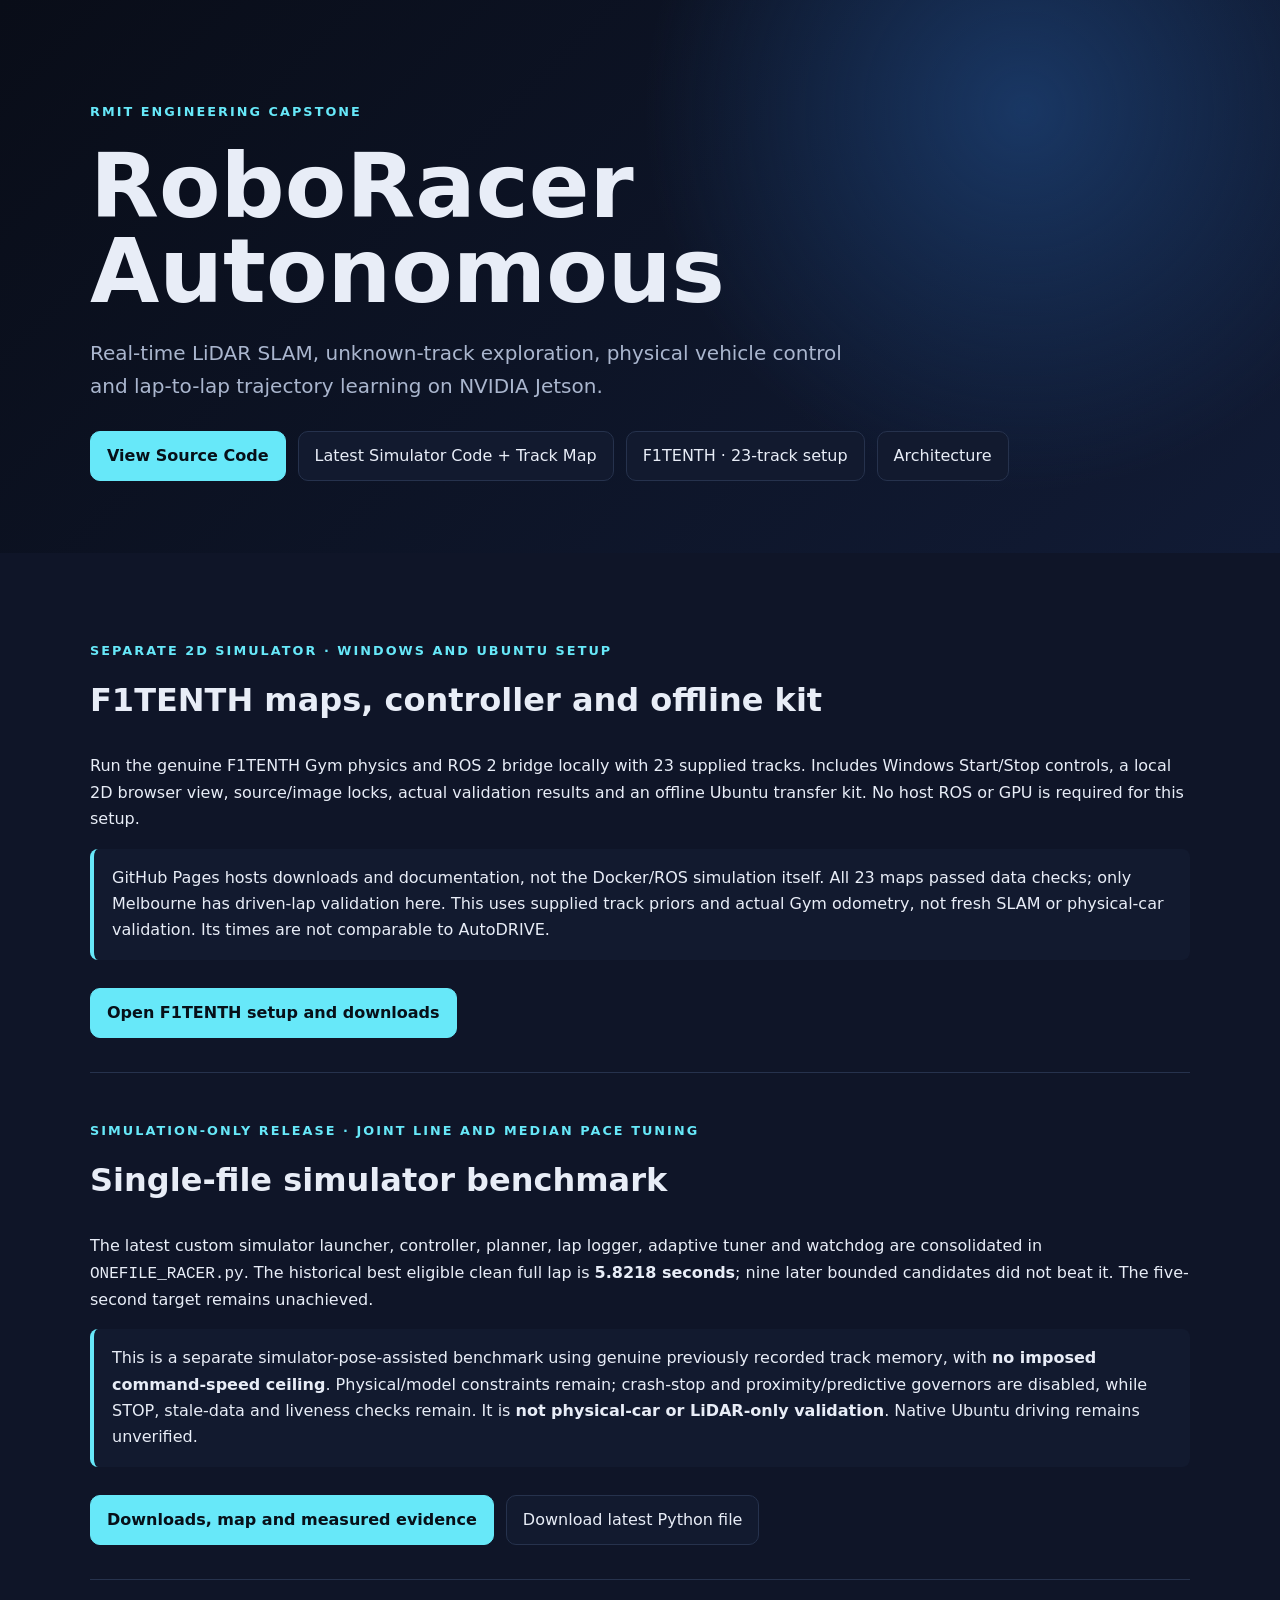
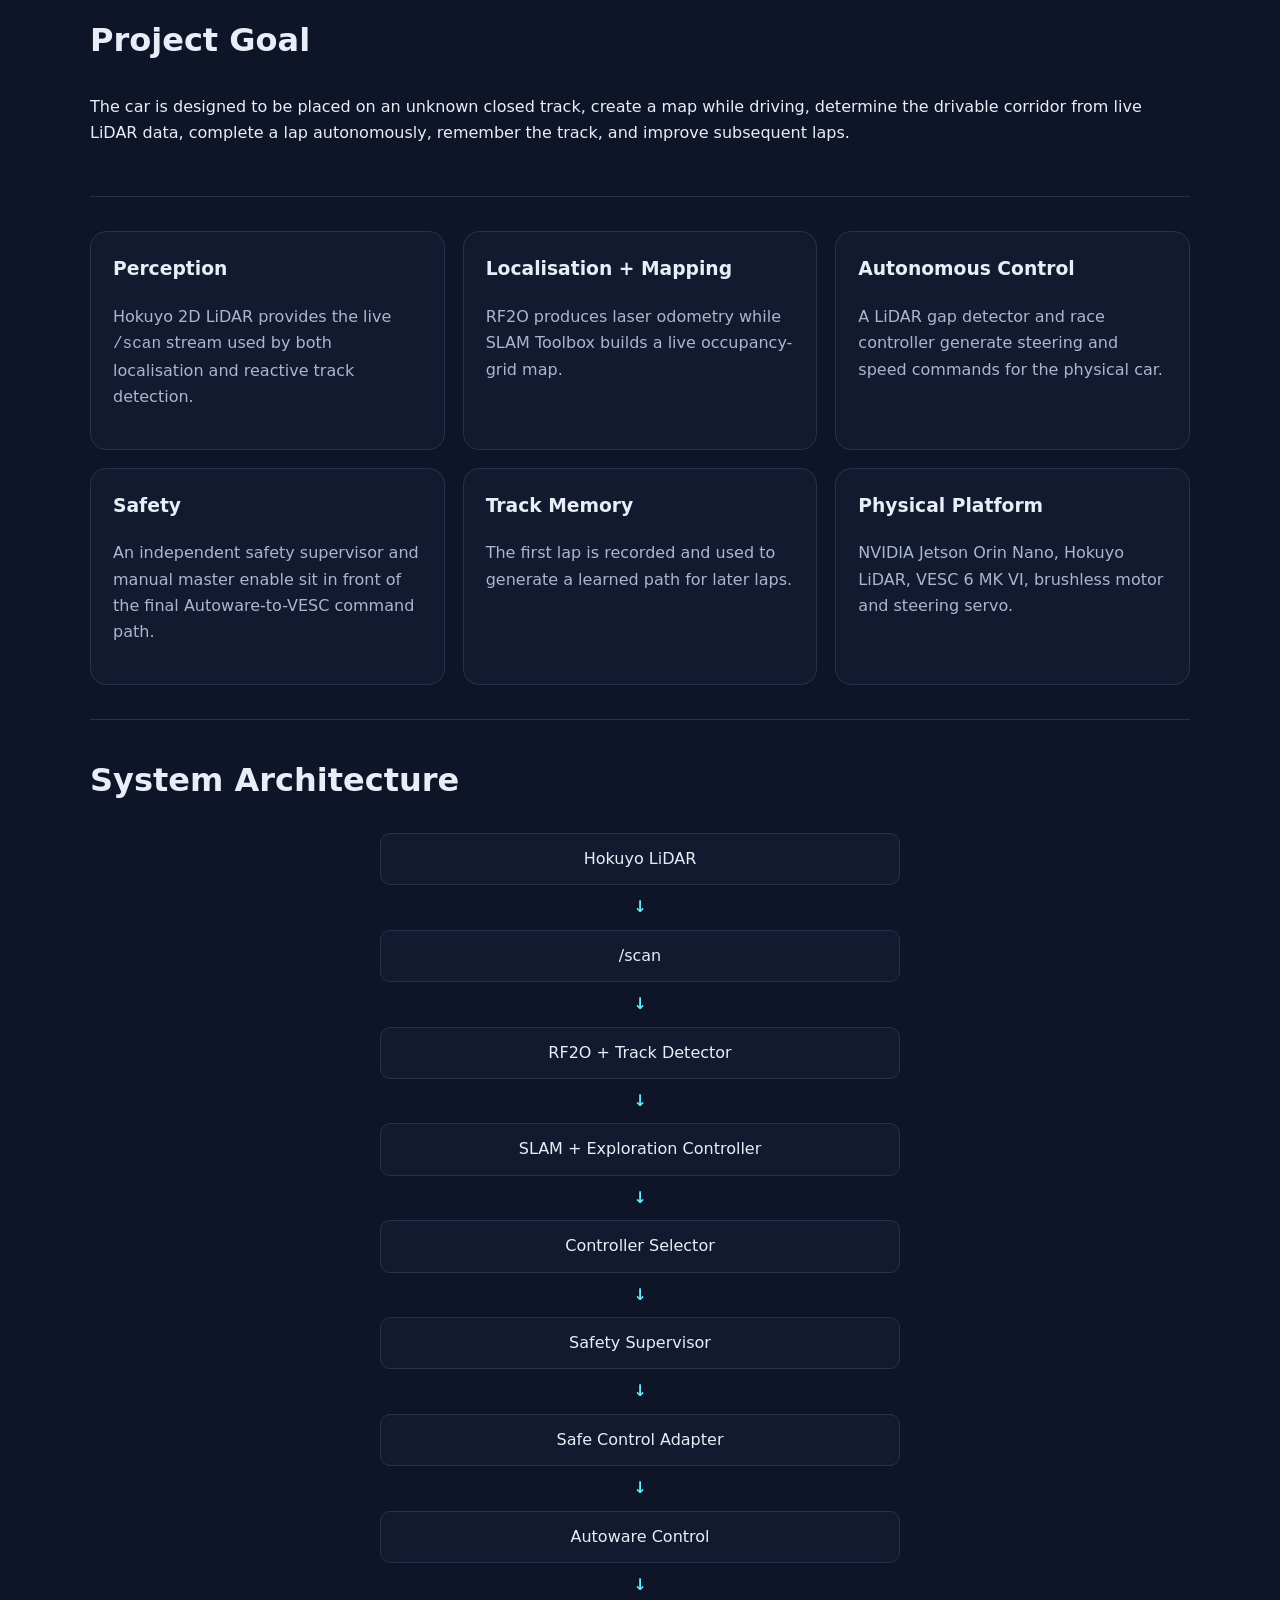
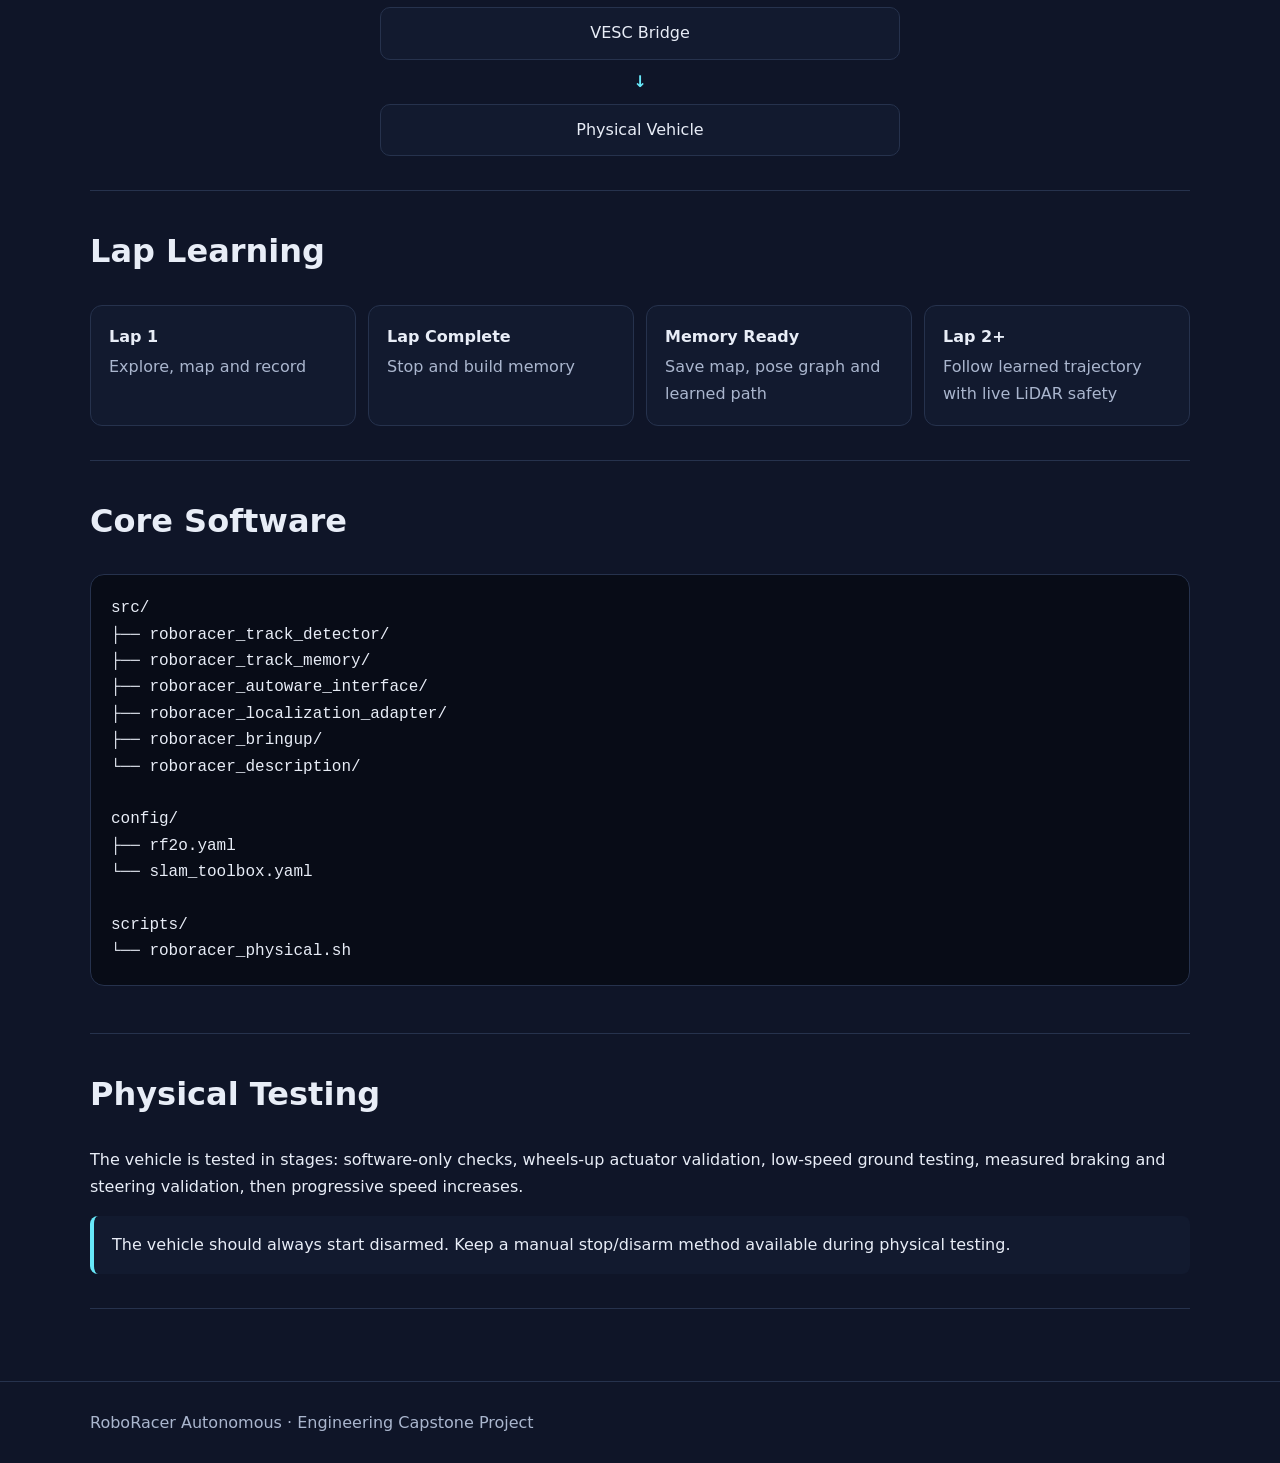
<file: docs/index.html>
<!doctype html>
<html lang="en">
<head>
  <meta charset="utf-8">
  <meta name="viewport" content="width=device-width,initial-scale=1">
  <title>RoboRacer Autonomous</title>
  <meta name="description" content="Autonomous RoboRacer using ROS 2, Hokuyo LiDAR, RF2O, SLAM Toolbox and VESC.">
  <link rel="stylesheet" href="style.css">
</head>
<body>
  <header class="hero">
    <div class="wrap">
      <p class="eyebrow">RMIT Engineering Capstone</p>
      <h1>RoboRacer Autonomous</h1>
      <p class="lead">Real-time LiDAR SLAM, unknown-track exploration, physical vehicle control and lap-to-lap trajectory learning on NVIDIA Jetson.</p>
      <div class="actions">
        <a class="button primary" href="https://github.com/boscook/RoboRacer-RMIT">View Source Code</a>
        <a class="button" href="simulator-benchmark.html">Latest Simulator Code + Track Map</a>
        <a class="button" href="f1tenth/">F1TENTH · 23-track setup</a>
        <a class="button" href="#architecture">Architecture</a>
      </div>
    </div>
  </header>

  <main class="wrap">
    <section aria-labelledby="f1tenth-release">
      <p class="eyebrow">Separate 2D simulator · Windows and Ubuntu setup</p>
      <h2 id="f1tenth-release">F1TENTH maps, controller and offline kit</h2>
      <p>Run the genuine F1TENTH Gym physics and ROS 2 bridge locally with 23 supplied tracks. Includes Windows Start/Stop controls, a local 2D browser view, source/image locks, actual validation results and an offline Ubuntu transfer kit. No host ROS or GPU is required for this setup.</p>
      <div class="notice">GitHub Pages hosts downloads and documentation, not the Docker/ROS simulation itself. All 23 maps passed data checks; only Melbourne has driven-lap validation here. This uses supplied track priors and actual Gym odometry, not fresh SLAM or physical-car validation. Its times are not comparable to AutoDRIVE.</div>
      <div class="actions"><a class="button primary" href="f1tenth/">Open F1TENTH setup and downloads</a></div>
    </section>

    <section aria-labelledby="simulator-release">
      <p class="eyebrow">Simulation-only release · Joint line and median pace tuning</p>
      <h2 id="simulator-release">Single-file simulator benchmark</h2>
      <p>The latest custom simulator launcher, controller, planner, lap logger, adaptive tuner and watchdog are consolidated in <code>ONEFILE_RACER.py</code>. The historical best eligible clean full lap is <strong>5.8218 seconds</strong>; nine later bounded candidates did not beat it. The five-second target remains unachieved.</p>
      <div class="notice">This is a separate simulator-pose-assisted benchmark using genuine previously recorded track memory, with <strong>no imposed command-speed ceiling</strong>. Physical/model constraints remain; crash-stop and proximity/predictive governors are disabled, while STOP, stale-data and liveness checks remain. It is <strong>not physical-car or LiDAR-only validation</strong>. Native Ubuntu driving remains unverified.</div>
      <div class="actions">
        <a class="button primary" href="simulator-benchmark.html">Downloads, map and measured evidence</a>
        <a class="button" href="downloads/ONEFILE_RACER.py" download>Download latest Python file</a>
      </div>
    </section>

    <section>
      <h2>Project Goal</h2>
      <p>The car is designed to be placed on an unknown closed track, create a map while driving, determine the drivable corridor from live LiDAR data, complete a lap autonomously, remember the track, and improve subsequent laps.</p>
    </section>

    <section class="grid cards">
      <article>
        <h3>Perception</h3>
        <p>Hokuyo 2D LiDAR provides the live <code>/scan</code> stream used by both localisation and reactive track detection.</p>
      </article>
      <article>
        <h3>Localisation + Mapping</h3>
        <p>RF2O produces laser odometry while SLAM Toolbox builds a live occupancy-grid map.</p>
      </article>
      <article>
        <h3>Autonomous Control</h3>
        <p>A LiDAR gap detector and race controller generate steering and speed commands for the physical car.</p>
      </article>
      <article>
        <h3>Safety</h3>
        <p>An independent safety supervisor and manual master enable sit in front of the final Autoware-to-VESC command path.</p>
      </article>
      <article>
        <h3>Track Memory</h3>
        <p>The first lap is recorded and used to generate a learned path for later laps.</p>
      </article>
      <article>
        <h3>Physical Platform</h3>
        <p>NVIDIA Jetson Orin Nano, Hokuyo LiDAR, VESC 6 MK VI, brushless motor and steering servo.</p>
      </article>
    </section>

    <section id="architecture">
      <h2>System Architecture</h2>
      <div class="flow">
        <div>Hokuyo LiDAR</div><span>↓</span>
        <div>/scan</div><span>↓</span>
        <div>RF2O + Track Detector</div><span>↓</span>
        <div>SLAM + Exploration Controller</div><span>↓</span>
        <div>Controller Selector</div><span>↓</span>
        <div>Safety Supervisor</div><span>↓</span>
        <div>Safe Control Adapter</div><span>↓</span>
        <div>Autoware Control</div><span>↓</span>
        <div>VESC Bridge</div><span>↓</span>
        <div>Physical Vehicle</div>
      </div>
    </section>

    <section>
      <h2>Lap Learning</h2>
      <div class="timeline">
        <div><strong>Lap 1</strong><span>Explore, map and record</span></div>
        <div><strong>Lap Complete</strong><span>Stop and build memory</span></div>
        <div><strong>Memory Ready</strong><span>Save map, pose graph and learned path</span></div>
        <div><strong>Lap 2+</strong><span>Follow learned trajectory with live LiDAR safety</span></div>
      </div>
    </section>

    <section>
      <h2>Core Software</h2>
      <pre><code>src/
├── roboracer_track_detector/
├── roboracer_track_memory/
├── roboracer_autoware_interface/
├── roboracer_localization_adapter/
├── roboracer_bringup/
└── roboracer_description/

config/
├── rf2o.yaml
└── slam_toolbox.yaml

scripts/
└── roboracer_physical.sh</code></pre>
    </section>

    <section>
      <h2>Physical Testing</h2>
      <p>The vehicle is tested in stages: software-only checks, wheels-up actuator validation, low-speed ground testing, measured braking and steering validation, then progressive speed increases.</p>
      <div class="notice">The vehicle should always start disarmed. Keep a manual stop/disarm method available during physical testing.</div>
    </section>
  </main>

  <footer>
    <div class="wrap">RoboRacer Autonomous · Engineering Capstone Project</div>
  </footer>
</body>
</html>
</file>
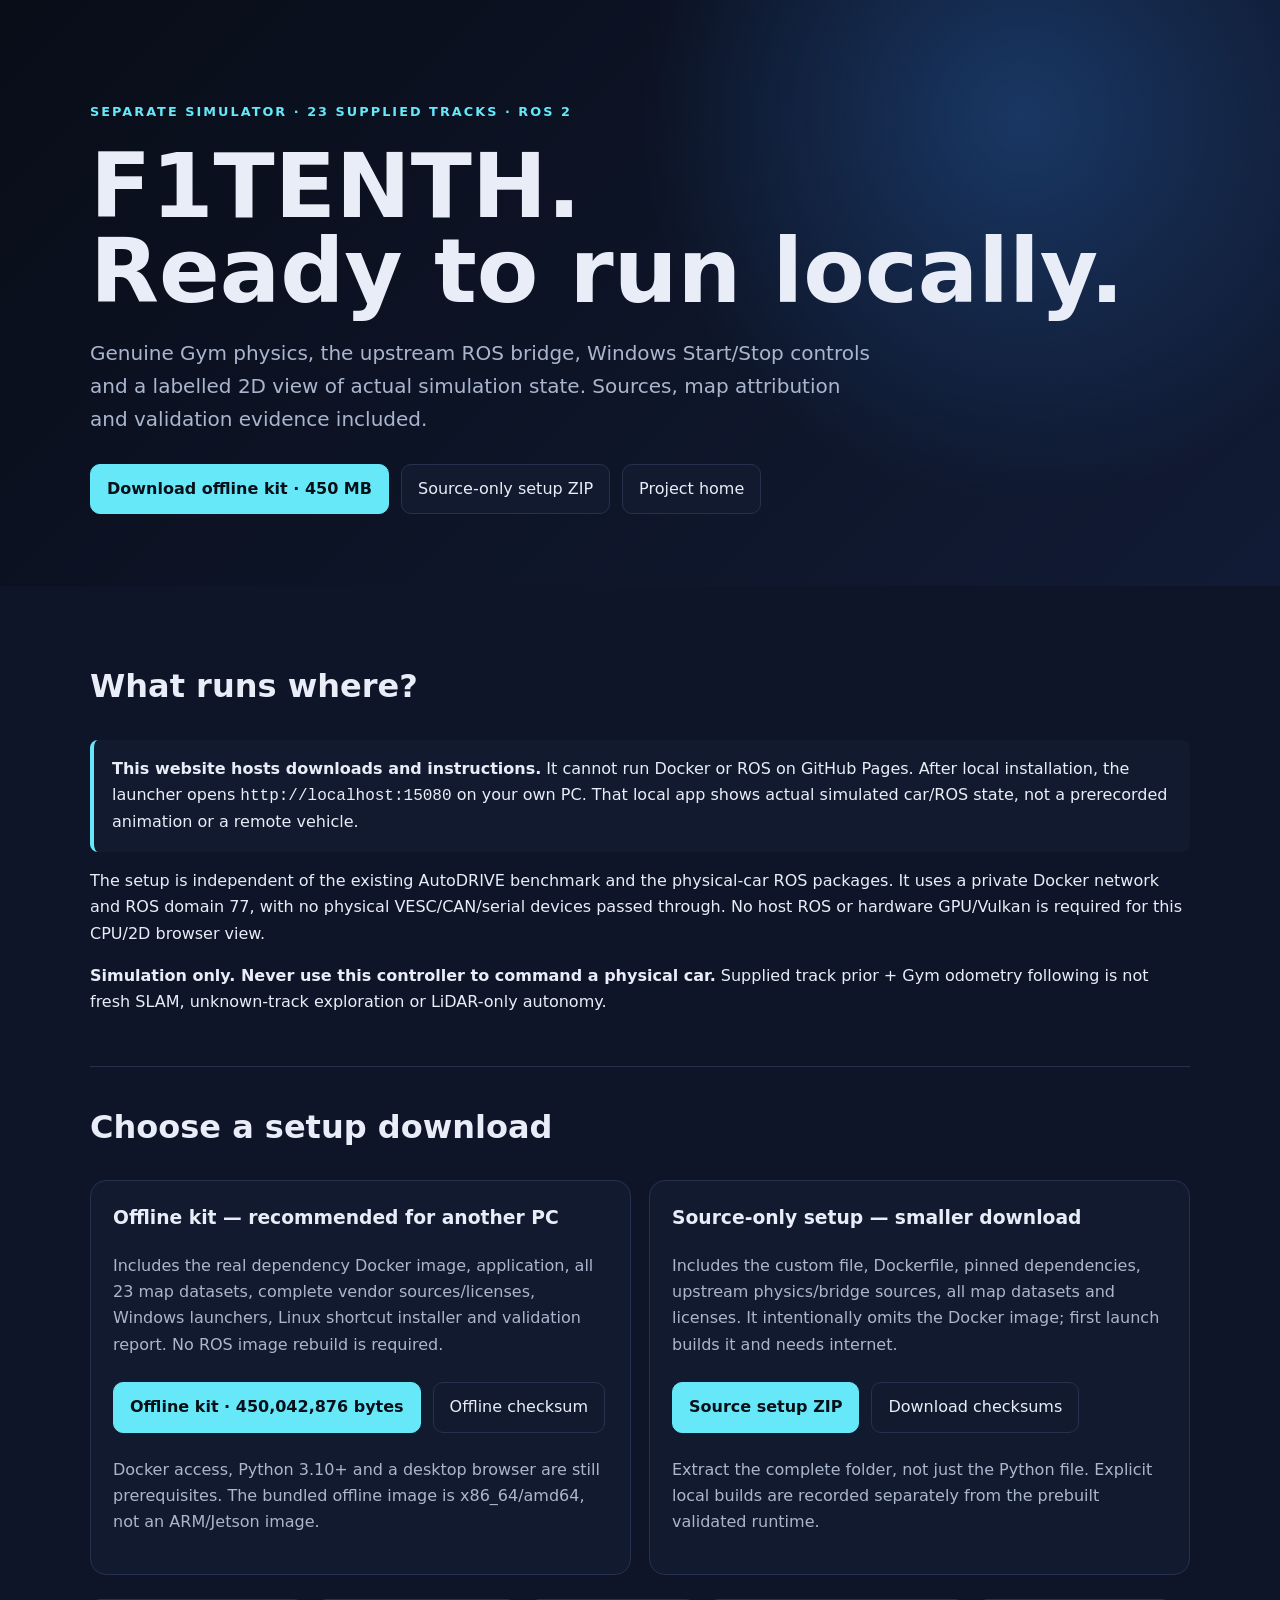
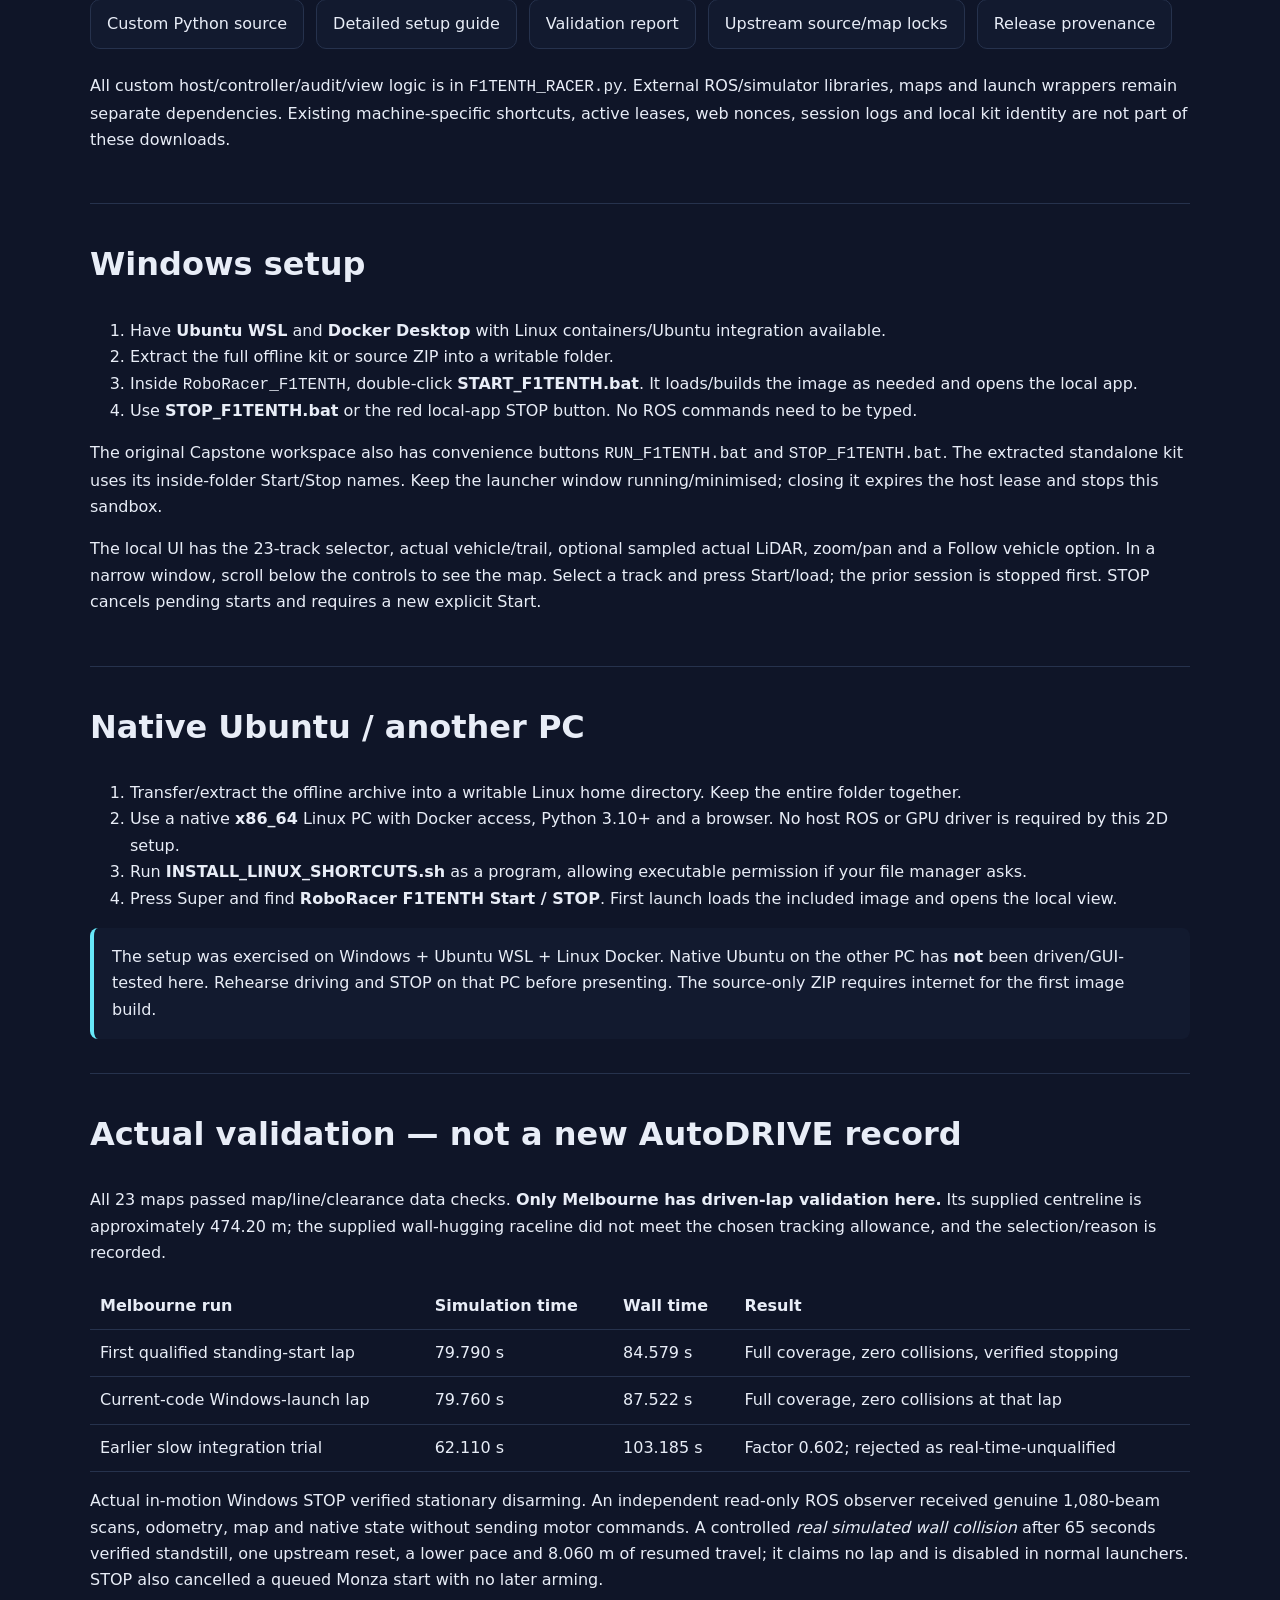
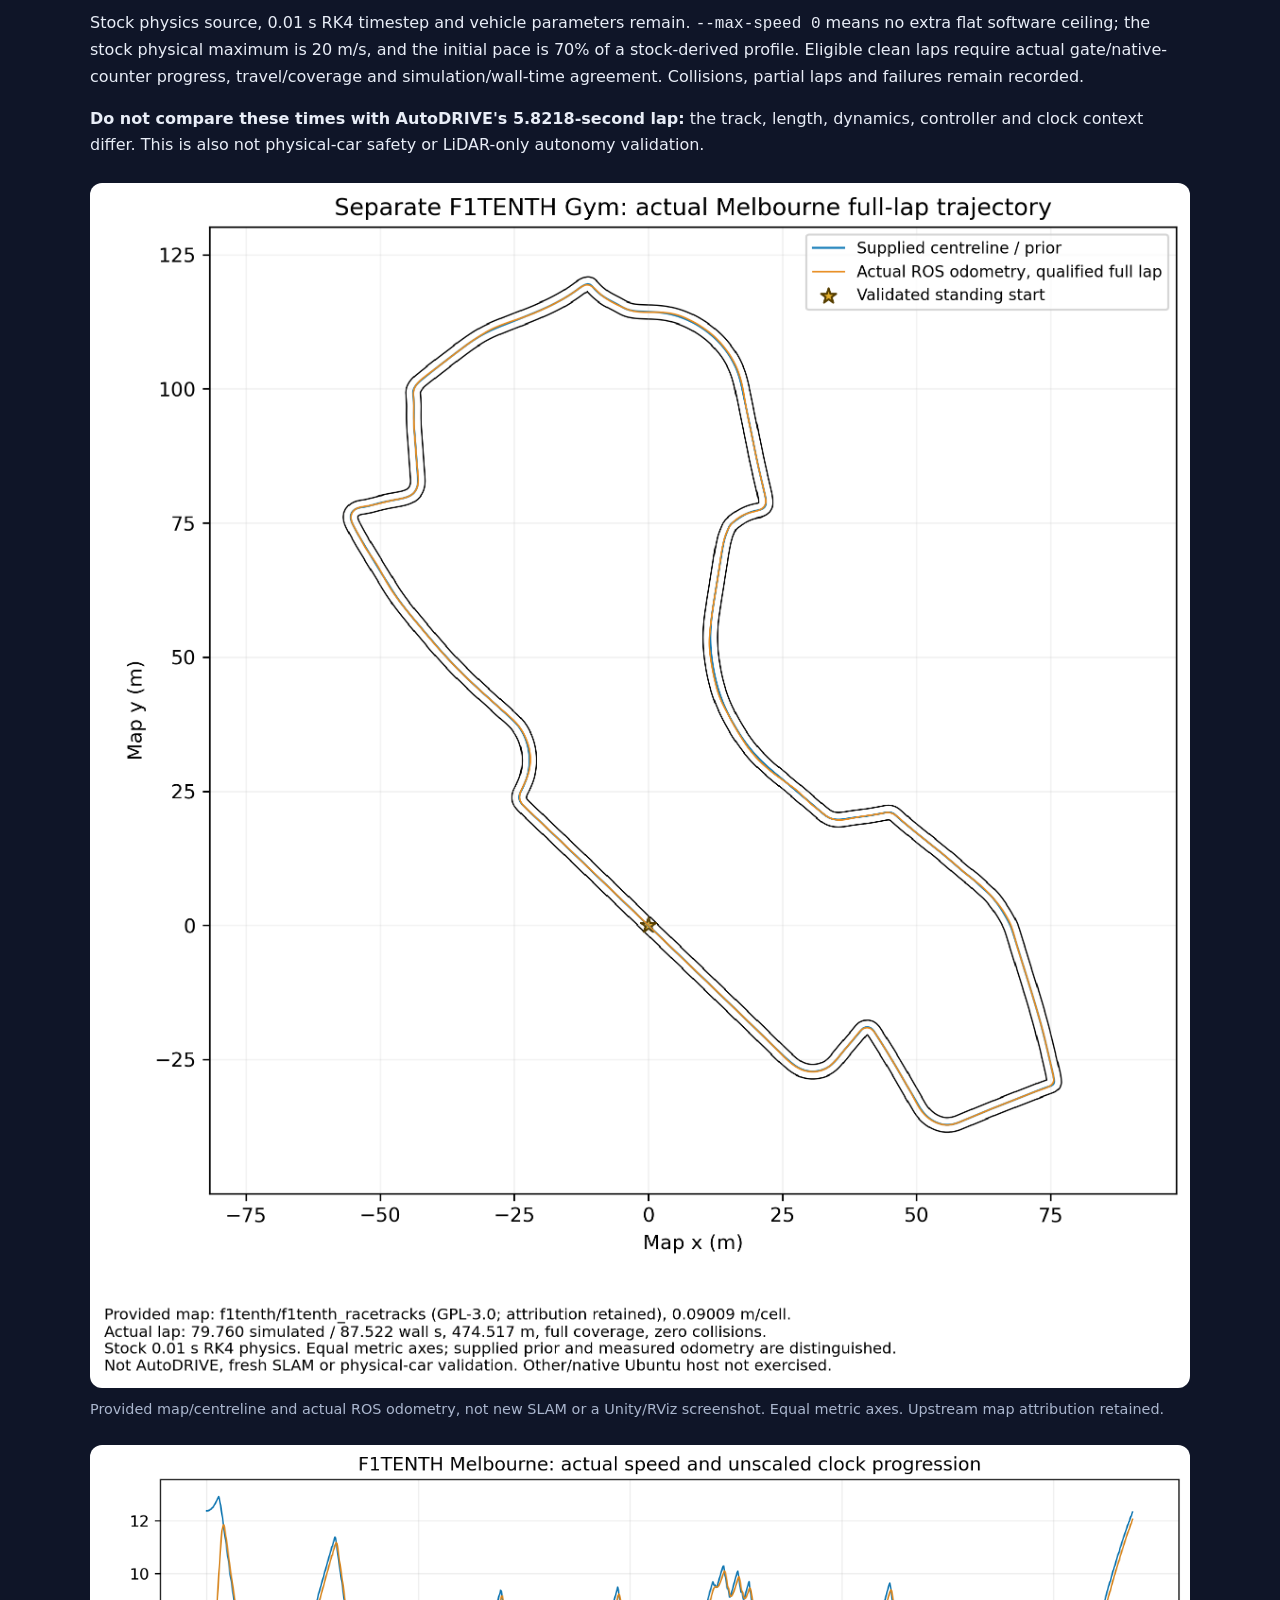
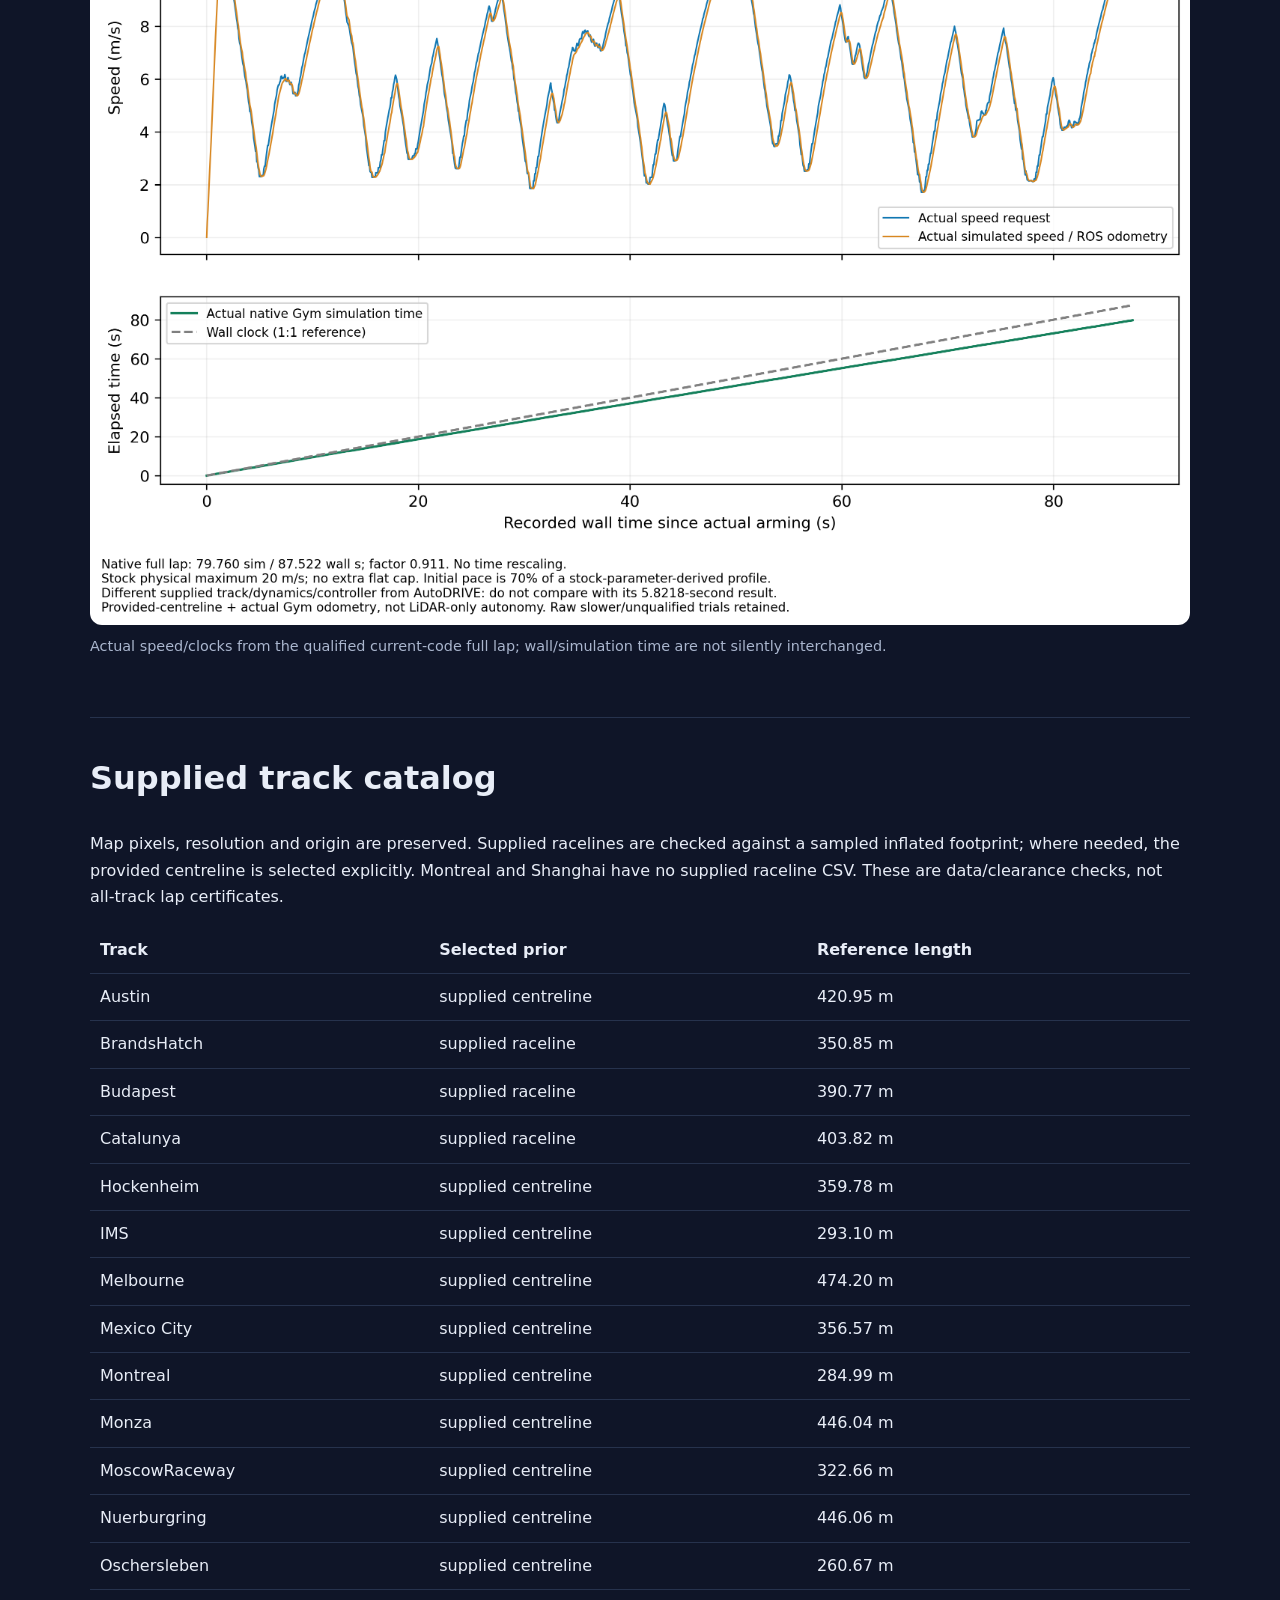
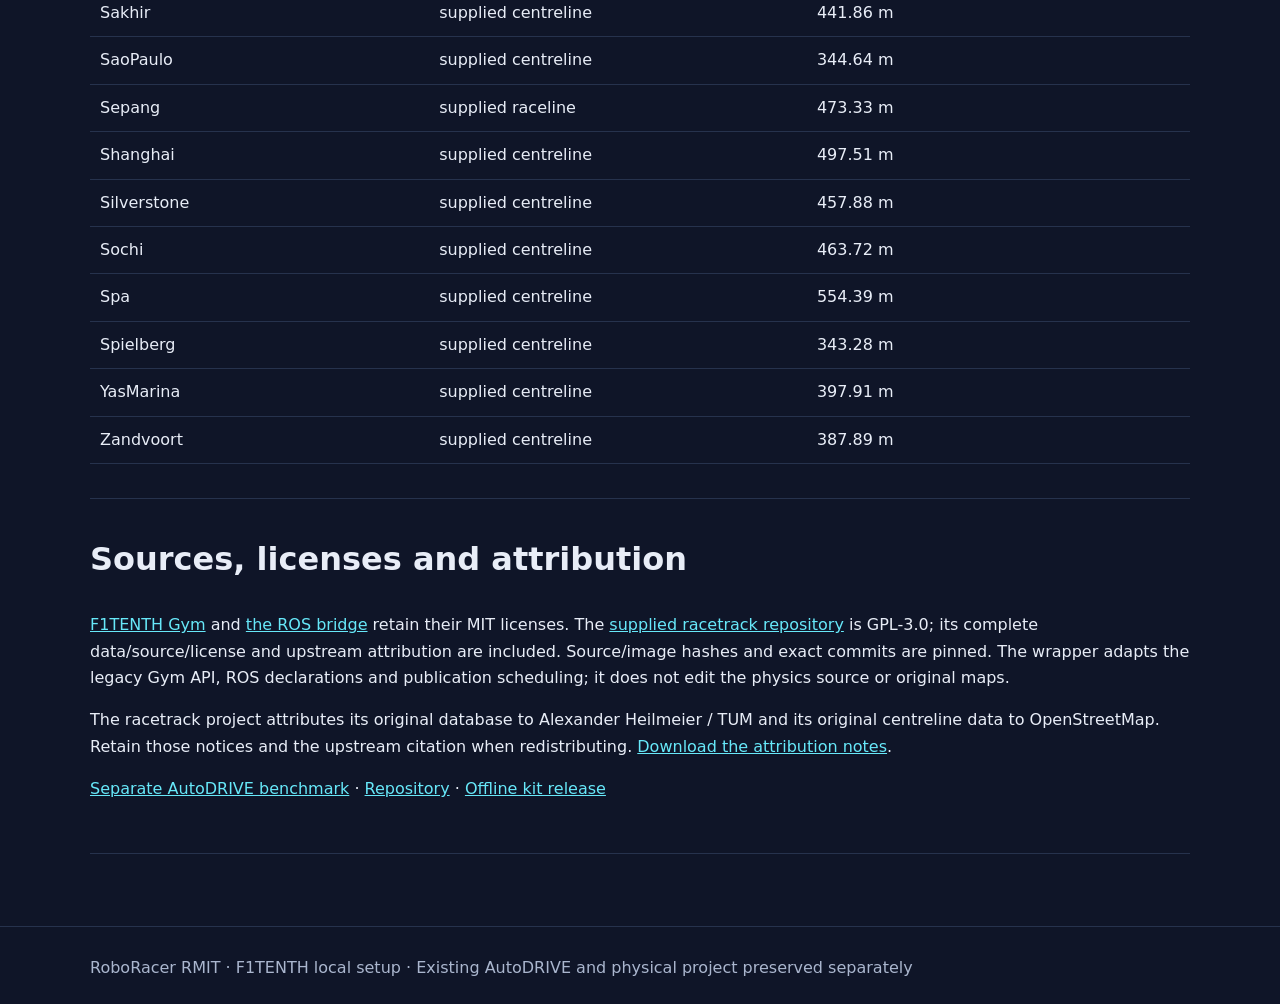
<file: docs/f1tenth/index.html>
<!doctype html>
<html lang="en">
<head>
  <meta charset="utf-8">
  <meta name="viewport" content="width=device-width,initial-scale=1">
  <meta name="description" content="Separate F1TENTH Gym and ROS 2 setup with 23 supplied maps, Windows Start/Stop buttons and an offline Ubuntu transfer kit.">
  <title>F1TENTH Setup and Downloads · RoboRacer RMIT</title>
  <link rel="stylesheet" href="../style.css">
  <style>
    a{color:var(--accent)}.map{display:block;width:100%;height:auto;background:white;border-radius:12px}
    figure{margin:24px 0}figcaption,.muted{color:var(--muted)}figcaption{font-size:.9rem;margin-top:10px}
    table{border-collapse:collapse;width:100%}th,td{text-align:left;padding:10px;border-bottom:1px solid var(--line)}
    .table-scroll{overflow-x:auto}.downloads{display:flex;gap:12px;flex-wrap:wrap;margin:24px 0}
    .cards{grid-template-columns:repeat(2,minmax(0,1fr))}.metric{color:var(--accent);font-size:2rem;font-weight:800}
    @media(max-width:700px){.cards{grid-template-columns:1fr}}
  </style>
</head>
<body>
  <header class="hero"><div class="wrap">
    <p class="eyebrow">Separate simulator · 23 supplied tracks · ROS 2</p>
    <h1>F1TENTH.<br>Ready to run locally.</h1>
    <p class="lead">Genuine Gym physics, the upstream ROS bridge, Windows Start/Stop controls and a labelled 2D view of actual simulation state. Sources, map attribution and validation evidence included.</p>
    <div class="actions">
      <a class="button primary" href="https://github.com/boscook/RoboRacer-RMIT/releases/download/f1tenth-sandbox-20261027T184947163160Z/RoboRacer_F1TENTH_20261027T184947163160Z.tar.gz">Download offline kit · 450 MB</a>
      <a class="button" href="downloads/RoboRacer_F1TENTH_Source_eaad55f5d6a8.zip" download>Source-only setup ZIP</a>
      <a class="button" href="../index.html">Project home</a>
    </div>
  </div></header>
  <main class="wrap">
    <section>
      <h2>What runs where?</h2>
      <div class="notice"><strong>This website hosts downloads and instructions.</strong> It cannot run Docker or ROS on GitHub Pages. After local installation, the launcher opens <code>http://localhost:15080</code> on your own PC. That local app shows actual simulated car/ROS state, not a prerecorded animation or a remote vehicle.</div>
      <p>The setup is independent of the existing AutoDRIVE benchmark and the physical-car ROS packages. It uses a private Docker network and ROS domain 77, with no physical VESC/CAN/serial devices passed through. No host ROS or hardware GPU/Vulkan is required for this CPU/2D browser view.</p>
      <p><strong>Simulation only. Never use this controller to command a physical car.</strong> Supplied track prior + Gym odometry following is not fresh SLAM, unknown-track exploration or LiDAR-only autonomy.</p>
    </section>
    <section id="downloads">
      <h2>Choose a setup download</h2>
      <div class="grid cards">
        <article><h3>Offline kit — recommended for another PC</h3><p>Includes the real dependency Docker image, application, all 23 map datasets, complete vendor sources/licenses, Windows launchers, Linux shortcut installer and validation report. No ROS image rebuild is required.</p>
          <div class="downloads"><a class="button primary" href="https://github.com/boscook/RoboRacer-RMIT/releases/download/f1tenth-sandbox-20261027T184947163160Z/RoboRacer_F1TENTH_20261027T184947163160Z.tar.gz">Offline kit · 450,042,876 bytes</a><a class="button" href="https://github.com/boscook/RoboRacer-RMIT/releases/download/f1tenth-sandbox-20261027T184947163160Z/RoboRacer_F1TENTH_20261027T184947163160Z.tar.gz.sha256">Offline checksum</a></div>
          <p class="muted">Docker access, Python 3.10+ and a desktop browser are still prerequisites. The bundled offline image is x86_64/amd64, not an ARM/Jetson image.</p></article>
        <article><h3>Source-only setup — smaller download</h3><p>Includes the custom file, Dockerfile, pinned dependencies, upstream physics/bridge sources, all map datasets and licenses. It intentionally omits the Docker image; first launch builds it and needs internet.</p>
          <div class="downloads"><a class="button primary" href="downloads/RoboRacer_F1TENTH_Source_eaad55f5d6a8.zip" download>Source setup ZIP</a><a class="button" href="downloads/SHA256SUMS.txt" download>Download checksums</a></div>
          <p class="muted">Extract the complete folder, not just the Python file. Explicit local builds are recorded separately from the prebuilt validated runtime.</p></article>
      </div>
      <div class="downloads">
        <a class="button" href="downloads/F1TENTH_RACER.py" download>Custom Python source</a>
        <a class="button" href="downloads/README.md" download>Detailed setup guide</a>
        <a class="button" href="downloads/VALIDATION_REPORT.json">Validation report</a>
        <a class="button" href="downloads/SOURCE_LOCK.json">Upstream source/map locks</a>
        <a class="button" href="downloads/PUBLICATION_MANIFEST.json">Release provenance</a>
      </div>
      <p>All custom host/controller/audit/view logic is in <code>F1TENTH_RACER.py</code>. External ROS/simulator libraries, maps and launch wrappers remain separate dependencies. Existing machine-specific shortcuts, active leases, web nonces, session logs and local kit identity are not part of these downloads.</p>
    </section>
    <section id="windows">
      <h2>Windows setup</h2>
      <ol>
        <li>Have <strong>Ubuntu WSL</strong> and <strong>Docker Desktop</strong> with Linux containers/Ubuntu integration available.</li>
        <li>Extract the full offline kit or source ZIP into a writable folder.</li>
        <li>Inside <code>RoboRacer_F1TENTH</code>, double-click <strong>START_F1TENTH.bat</strong>. It loads/builds the image as needed and opens the local app.</li>
        <li>Use <strong>STOP_F1TENTH.bat</strong> or the red local-app STOP button. No ROS commands need to be typed.</li>
      </ol>
      <p>The original Capstone workspace also has convenience buttons <code>RUN_F1TENTH.bat</code> and <code>STOP_F1TENTH.bat</code>. The extracted standalone kit uses its inside-folder Start/Stop names. Keep the launcher window running/minimised; closing it expires the host lease and stops this sandbox.</p>
      <p>The local UI has the 23-track selector, actual vehicle/trail, optional sampled actual LiDAR, zoom/pan and a Follow vehicle option. In a narrow window, scroll below the controls to see the map. Select a track and press Start/load; the prior session is stopped first. STOP cancels pending starts and requires a new explicit Start.</p>
    </section>
    <section id="ubuntu">
      <h2>Native Ubuntu / another PC</h2>
      <ol>
        <li>Transfer/extract the offline archive into a writable Linux home directory. Keep the entire folder together.</li>
        <li>Use a native <strong>x86_64</strong> Linux PC with Docker access, Python 3.10+ and a browser. No host ROS or GPU driver is required by this 2D setup.</li>
        <li>Run <strong>INSTALL_LINUX_SHORTCUTS.sh</strong> as a program, allowing executable permission if your file manager asks.</li>
        <li>Press Super and find <strong>RoboRacer F1TENTH Start / STOP</strong>. First launch loads the included image and opens the local view.</li>
      </ol>
      <div class="notice">The setup was exercised on Windows + Ubuntu WSL + Linux Docker. Native Ubuntu on the other PC has <strong>not</strong> been driven/GUI-tested here. Rehearse driving and STOP on that PC before presenting. The source-only ZIP requires internet for the first image build.</div>
    </section>
    <section id="validation">
      <h2>Actual validation — not a new AutoDRIVE record</h2>
      <p>All 23 maps passed map/line/clearance data checks. <strong>Only Melbourne has driven-lap validation here.</strong> Its supplied centreline is approximately 474.20 m; the supplied wall-hugging raceline did not meet the chosen tracking allowance, and the selection/reason is recorded.</p>
      <div class="table-scroll"><table><thead><tr><th>Melbourne run</th><th>Simulation time</th><th>Wall time</th><th>Result</th></tr></thead><tbody>
        <tr><td>First qualified standing-start lap</td><td>79.790 s</td><td>84.579 s</td><td>Full coverage, zero collisions, verified stopping</td></tr>
        <tr><td>Current-code Windows-launch lap</td><td>79.760 s</td><td>87.522 s</td><td>Full coverage, zero collisions at that lap</td></tr>
        <tr><td>Earlier slow integration trial</td><td>62.110 s</td><td>103.185 s</td><td>Factor 0.602; rejected as real-time-unqualified</td></tr>
      </tbody></table></div>
      <p>Actual in-motion Windows STOP verified stationary disarming. An independent read-only ROS observer received genuine 1,080-beam scans, odometry, map and native state without sending motor commands. A controlled <em>real simulated wall collision</em> after 65 seconds verified standstill, one upstream reset, a lower pace and 8.060 m of resumed travel; it claims no lap and is disabled in normal launchers. STOP also cancelled a queued Monza start with no later arming.</p>
      <p>Stock physics source, 0.01 s RK4 timestep and vehicle parameters remain. <code>--max-speed 0</code> means no extra flat software ceiling; the stock physical maximum is 20 m/s, and the initial pace is 70% of a stock-derived profile. Eligible clean laps require actual gate/native-counter progress, travel/coverage and simulation/wall-time agreement. Collisions, partial laps and failures remain recorded.</p>
      <p><strong>Do not compare these times with AutoDRIVE's 5.8218-second lap:</strong> the track, length, dynamics, controller and clock context differ. This is also not physical-car safety or LiDAR-only autonomy validation.</p>
      <figure><a href="assets/melbourne-validation.png"><img class="map" src="assets/melbourne-validation.png" alt="Actual F1TENTH Melbourne odometry over the supplied occupancy map and centreline, with simulation and wall times separately labelled."></a><figcaption>Provided map/centreline and actual ROS odometry, not new SLAM or a Unity/RViz screenshot. Equal metric axes. Upstream map attribution retained.</figcaption></figure>
      <figure><a href="assets/clock-speed-validation.png"><img class="map" src="assets/clock-speed-validation.png" alt="Actual F1TENTH speed requests, odometry and native simulation clock plotted against recorded wall time without time rescaling."></a><figcaption>Actual speed/clocks from the qualified current-code full lap; wall/simulation time are not silently interchanged.</figcaption></figure>
    </section>
    <section id="maps">
      <h2>Supplied track catalog</h2>
      <p>Map pixels, resolution and origin are preserved. Supplied racelines are checked against a sampled inflated footprint; where needed, the provided centreline is selected explicitly. Montreal and Shanghai have no supplied raceline CSV. These are data/clearance checks, not all-track lap certificates.</p>
      <div class="table-scroll"><table><thead><tr><th>Track</th><th>Selected prior</th><th>Reference length</th></tr></thead><tbody id="catalog"><tr><td colspan="3">See the downloadable validation report for all 23 tracks.</td></tr></tbody></table></div>
    </section>
    <section>
      <h2>Sources, licenses and attribution</h2>
      <p><a href="https://github.com/f1tenth/f1tenth_gym">F1TENTH Gym</a> and <a href="https://github.com/f1tenth/f1tenth_gym_ros">the ROS bridge</a> retain their MIT licenses. The <a href="https://github.com/f1tenth/f1tenth_racetracks">supplied racetrack repository</a> is GPL-3.0; its complete data/source/license and upstream attribution are included. Source/image hashes and exact commits are pinned. The wrapper adapts the legacy Gym API, ROS declarations and publication scheduling; it does not edit the physics source or original maps.</p>
      <p>The racetrack project attributes its original database to Alexander Heilmeier / TUM and its original centreline data to OpenStreetMap. Retain those notices and the upstream citation when redistributing. <a href="downloads/THIRD_PARTY_NOTICES.md" download>Download the attribution notes</a>.</p>
      <p><a href="../simulator-benchmark.html">Separate AutoDRIVE benchmark</a> · <a href="https://github.com/boscook/RoboRacer-RMIT">Repository</a> · <a href="https://github.com/boscook/RoboRacer-RMIT/releases/tag/f1tenth-sandbox-20261027T184947163160Z">Offline kit release</a></p>
    </section>
  </main>
  <footer><div class="wrap">RoboRacer RMIT · F1TENTH local setup · Existing AutoDRIVE and physical project preserved separately</div></footer>
  <script>
    fetch('downloads/VALIDATION_REPORT.json').then(r=>r.json()).then(data=>{
      const body=document.getElementById('catalog');body.replaceChildren();
      Object.entries(data.map_checks).forEach(([name,item])=>{
        const row=document.createElement('tr');[name,item.prior,item.length_m.toFixed(2)+' m'].forEach(value=>{const cell=document.createElement('td');cell.textContent=value;row.appendChild(cell);});body.appendChild(row);
      });
    }).catch(()=>{});
  </script>
</body>
</html>
</file>
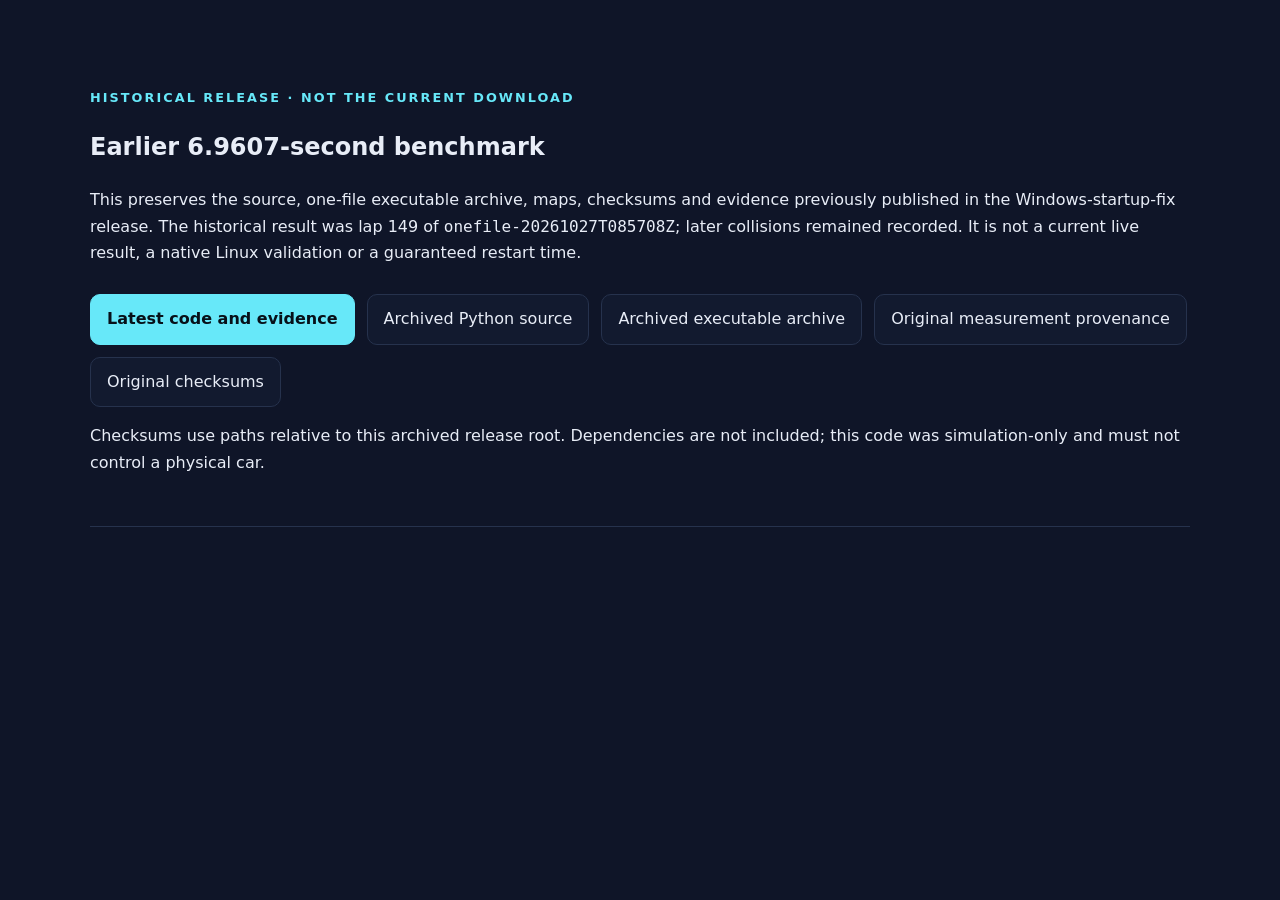
<file: docs/releases/2026-10-27-windows-startup-fix/index.html>
<!doctype html>
<html lang="en">
<head>
  <meta charset="utf-8">
  <meta name="viewport" content="width=device-width,initial-scale=1">
  <title>Earlier 6.9607-second release · RoboRacer RMIT</title>
  <link rel="stylesheet" href="../../style.css">
</head>
<body>
  <main class="wrap">
    <section>
      <p class="eyebrow">Historical release · not the current download</p>
      <h1>Earlier 6.9607-second benchmark</h1>
      <p>This preserves the source, one-file executable archive, maps, checksums and evidence previously published in the Windows-startup-fix release. The historical result was lap 149 of <code>onefile-20261027T085708Z</code>; later collisions remained recorded. It is not a current live result, a native Linux validation or a guaranteed restart time.</p>
      <div class="actions">
        <a class="button primary" href="../../simulator-benchmark.html">Latest code and evidence</a>
        <a class="button" href="downloads/ONEFILE_RACER.py" download>Archived Python source</a>
        <a class="button" href="downloads/ONEFILE_RACER.tar.gz" download>Archived executable archive</a>
        <a class="button" href="downloads/benchmark-evidence.json">Original measurement provenance</a>
        <a class="button" href="downloads/SHA256SUMS.txt">Original checksums</a>
      </div>
      <p>Checksums use paths relative to this archived release root. Dependencies are not included; this code was simulation-only and must not control a physical car.</p>
    </section>
  </main>
</body>
</html>
</file>
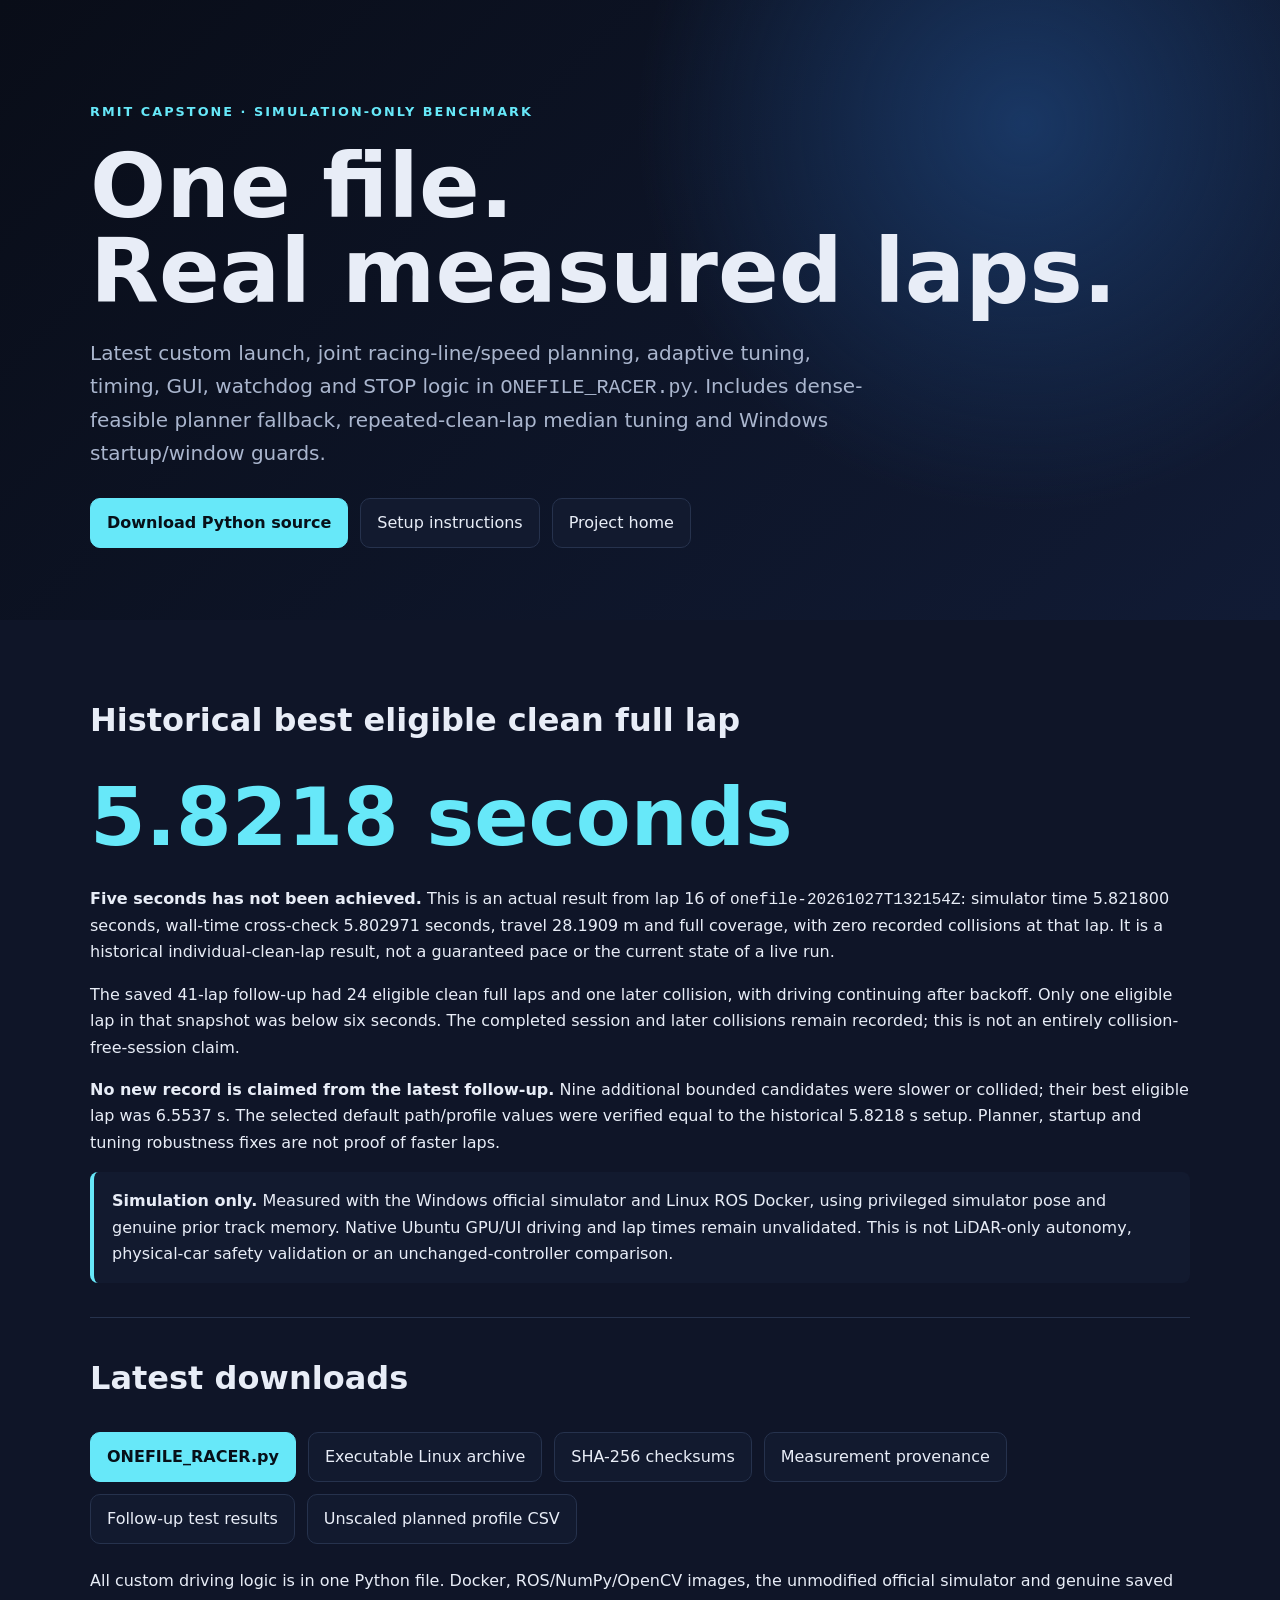
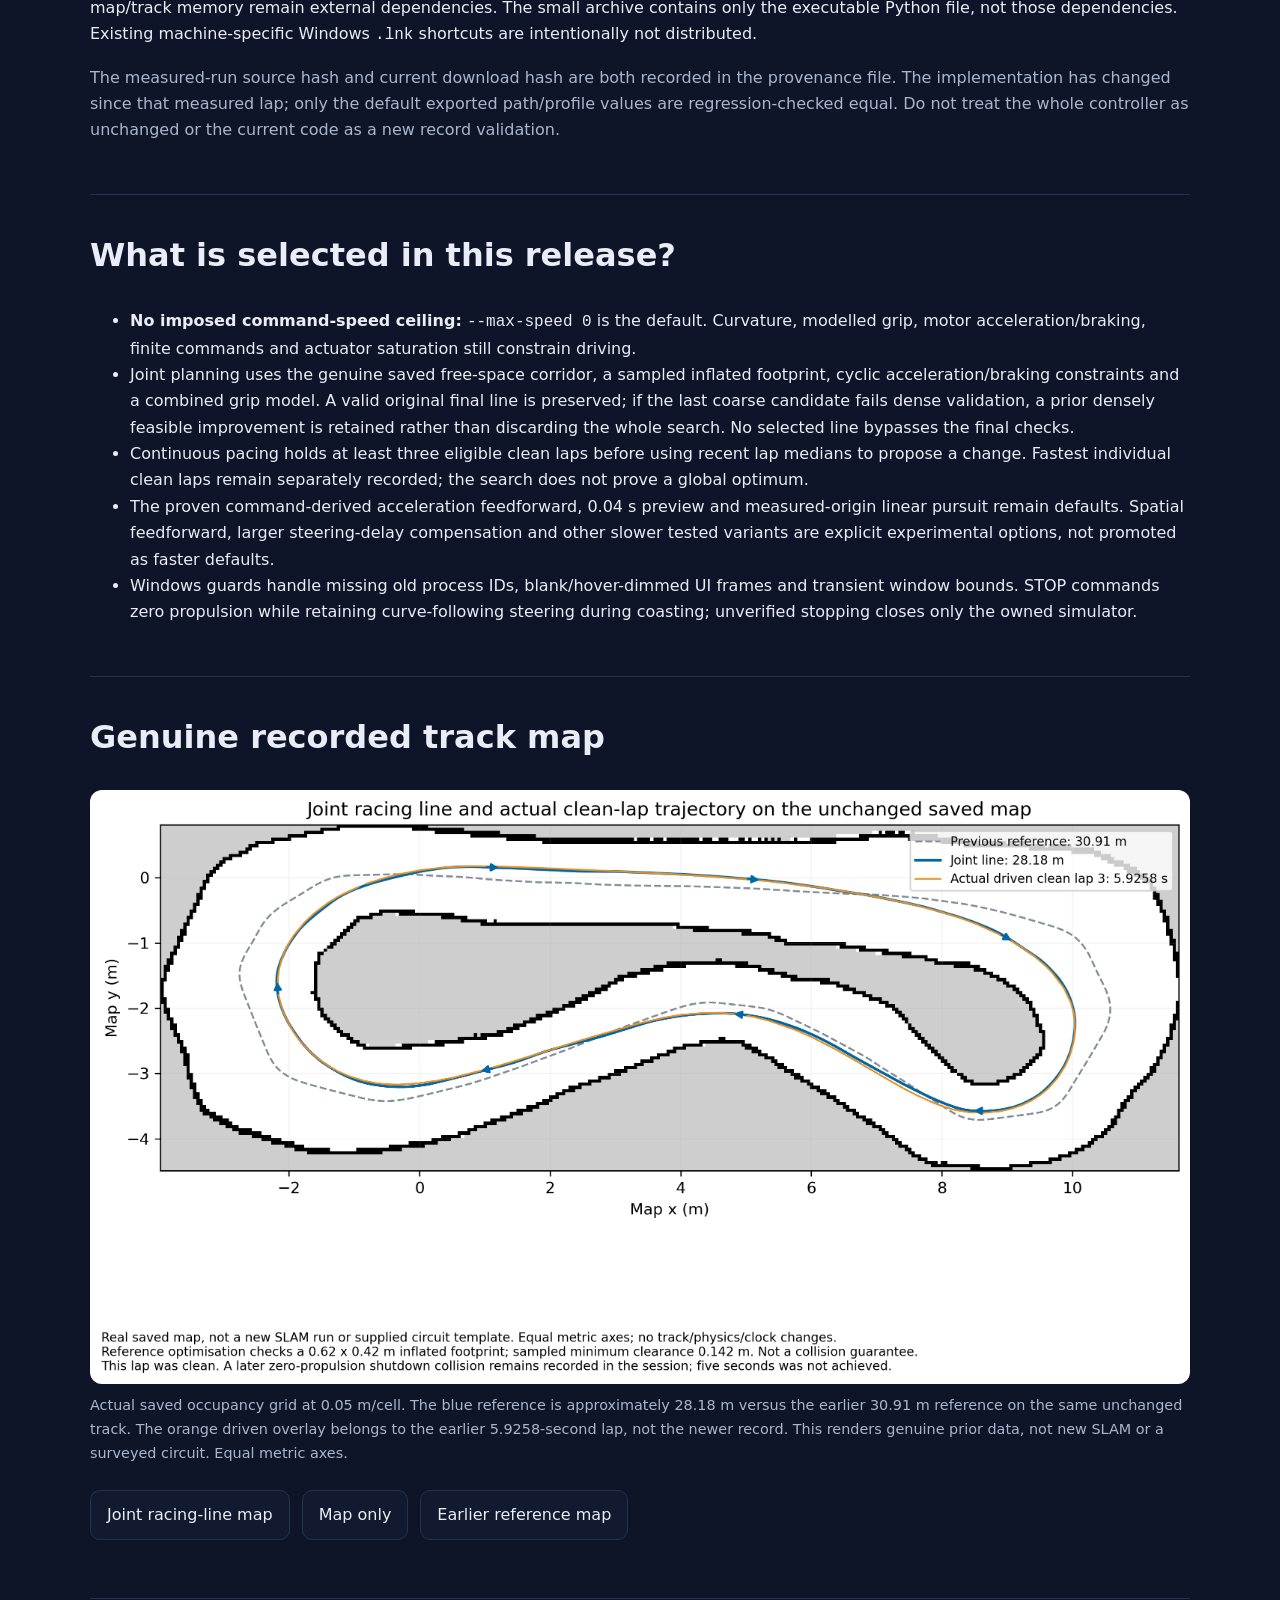
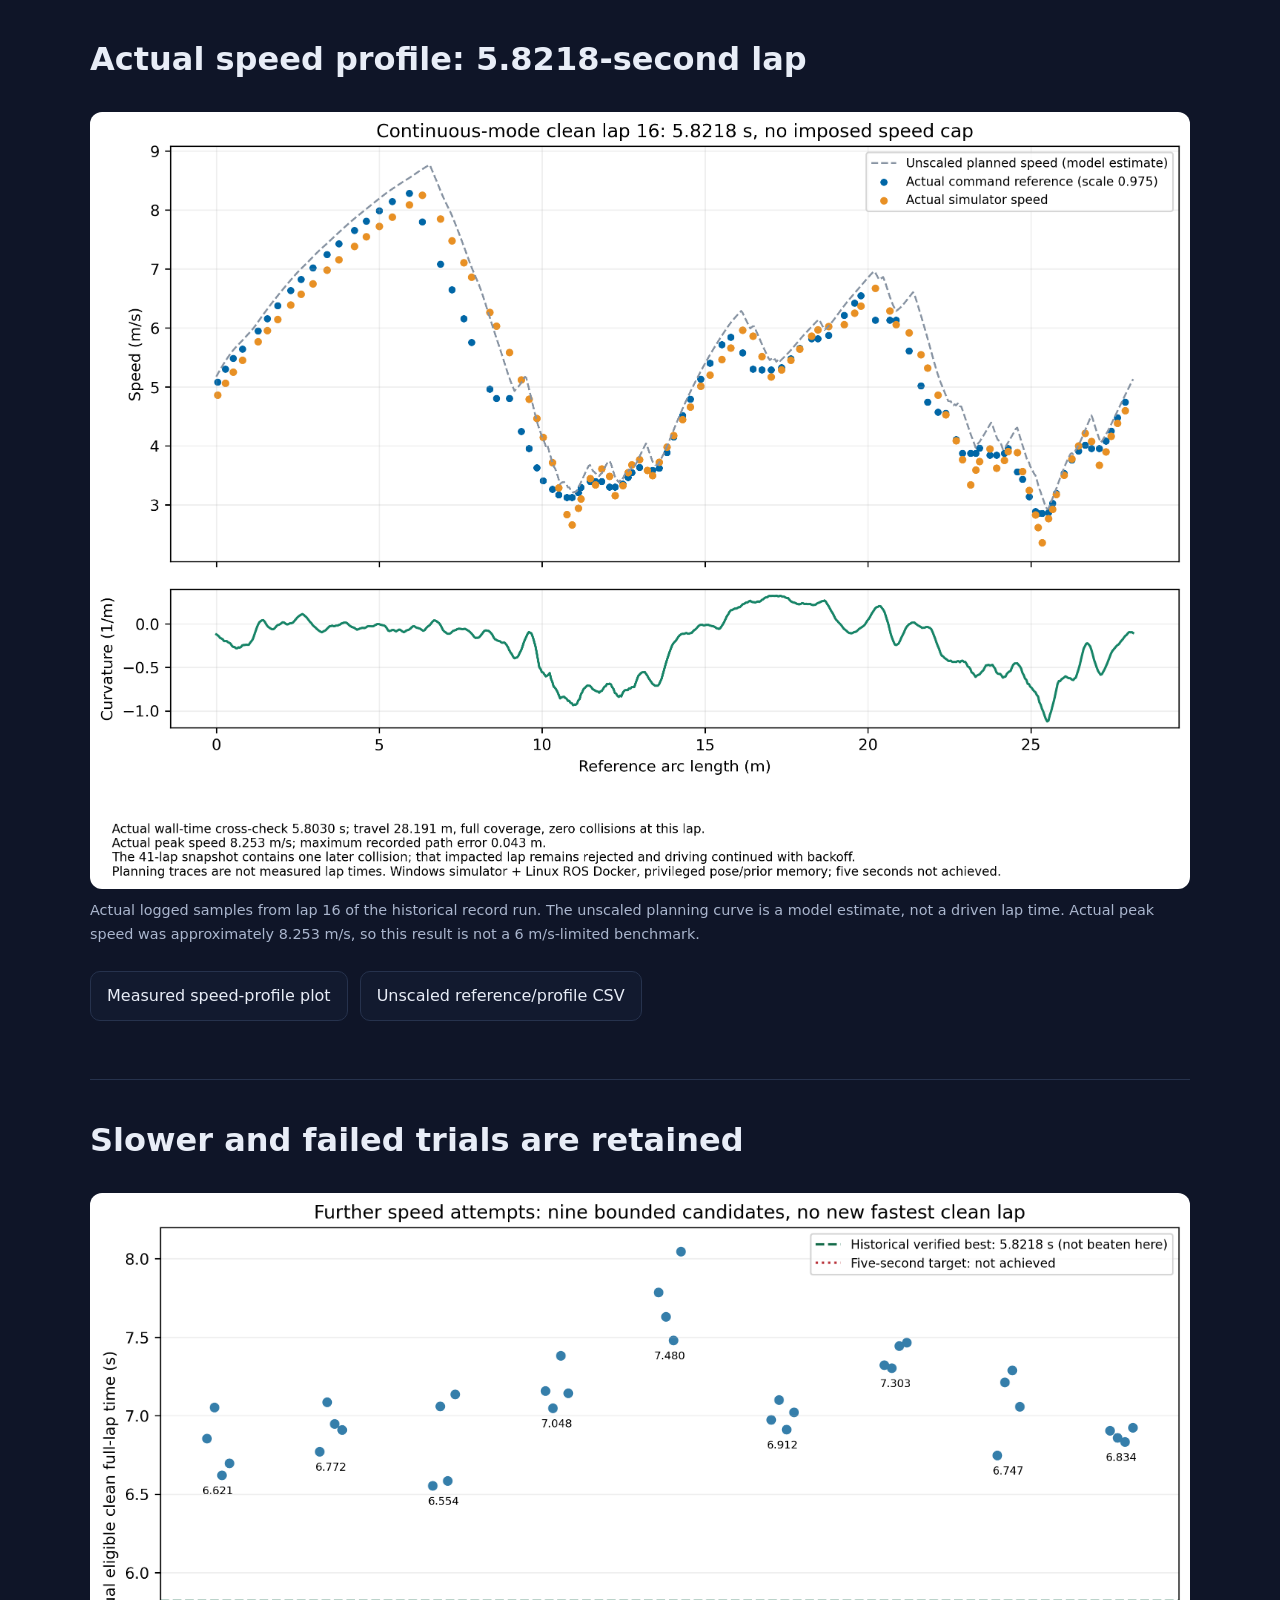
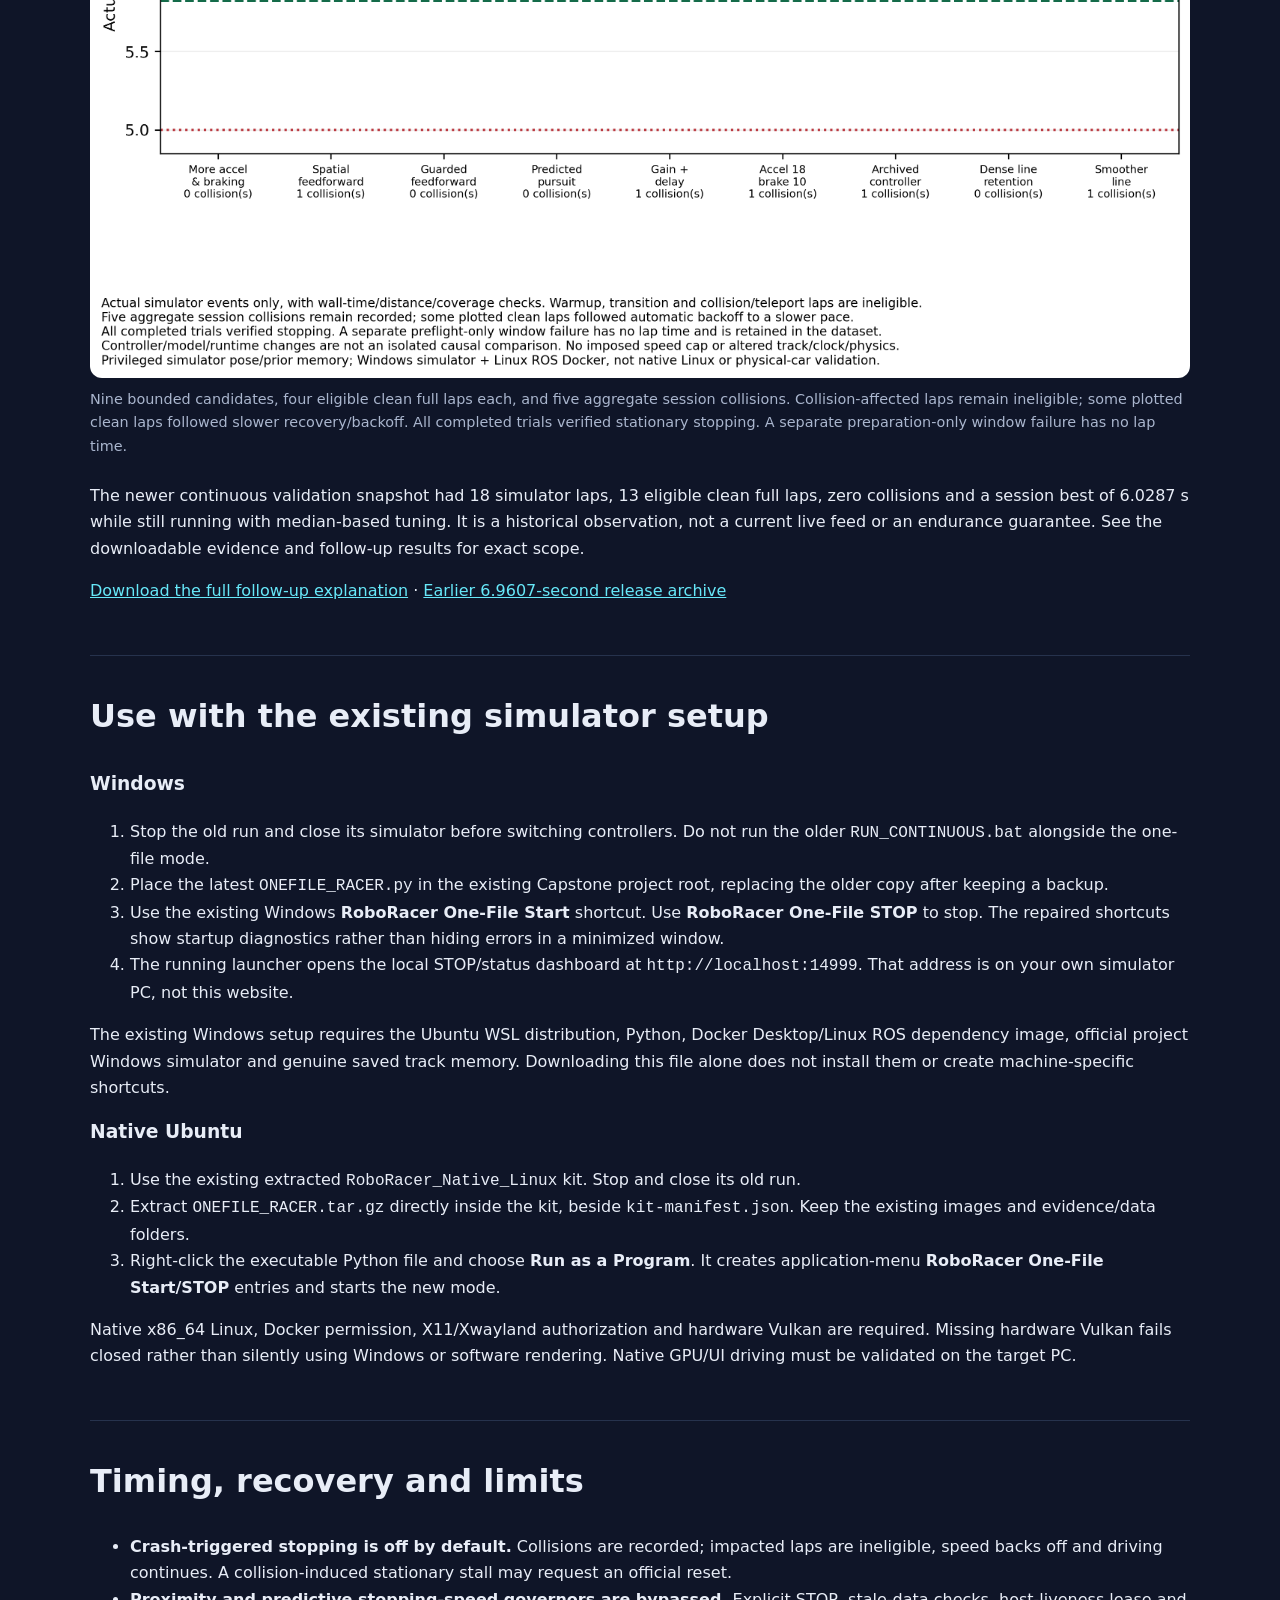
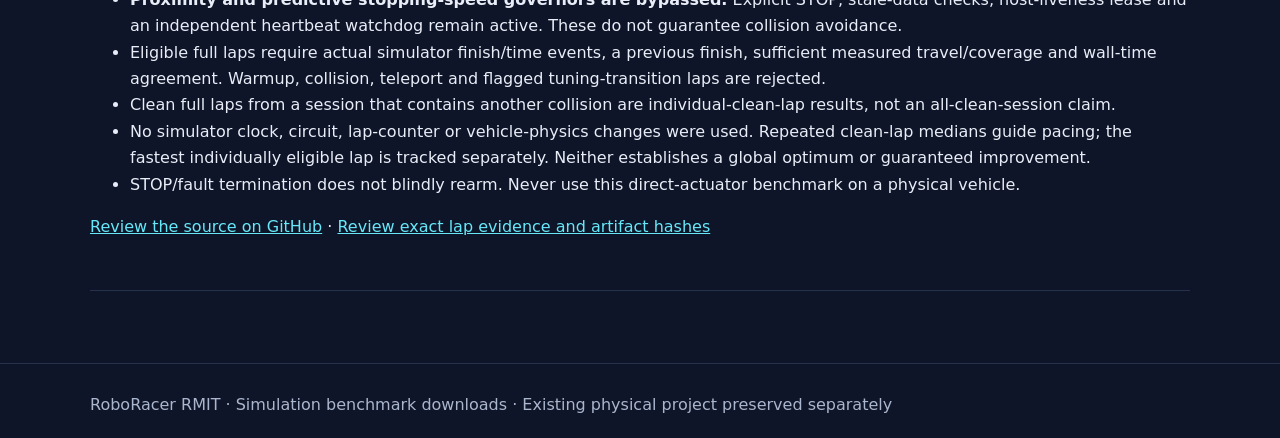
<file: docs/simulator-benchmark.html>
<!doctype html>
<html lang="en">
<head>
  <meta charset="utf-8">
  <meta name="viewport" content="width=device-width,initial-scale=1">
  <meta name="description" content="Single-file RoboRacer simulation benchmark downloads, genuine recorded track maps and measured clean-lap evidence.">
  <title>Simulator Benchmark Downloads · RoboRacer RMIT</title>
  <link rel="stylesheet" href="style.css">
  <style>
    .map{display:block;width:100%;height:auto;background:white;border-radius:12px}
    figure{margin:24px 0}figcaption{color:var(--muted);font-size:.9rem;margin-top:10px}
    .metric{font-size:clamp(2.8rem,8vw,5rem);line-height:1.1;font-weight:800;margin:.3em 0;color:var(--accent)}
    .muted{color:var(--muted)}.downloads{display:flex;gap:12px;flex-wrap:wrap;margin:24px 0}
    table{border-collapse:collapse;width:100%}th,td{text-align:left;padding:12px;border-bottom:1px solid var(--line)}
    a{color:var(--accent)}.table-scroll{overflow-x:auto}
  </style>
</head>
<body>
  <header class="hero">
    <div class="wrap">
      <p class="eyebrow">RMIT capstone · simulation-only benchmark</p>
      <h1>One file.<br>Real measured laps.</h1>
      <p class="lead">Latest custom launch, joint racing-line/speed planning, adaptive tuning, timing, GUI, watchdog and STOP logic in <code>ONEFILE_RACER.py</code>. Includes dense-feasible planner fallback, repeated-clean-lap median tuning and Windows startup/window guards.</p>
      <div class="actions">
        <a class="button primary" href="downloads/ONEFILE_RACER.py" download>Download Python source</a>
        <a class="button" href="#setup">Setup instructions</a>
        <a class="button" href="index.html">Project home</a>
      </div>
    </div>
  </header>
  <main class="wrap">
    <section aria-labelledby="result">
      <h2 id="result">Historical best eligible clean full lap</h2>
      <p class="metric">5.8218 seconds</p>
      <p><strong>Five seconds has not been achieved.</strong> This is an actual result from lap 16 of <code>onefile-20261027T132154Z</code>: simulator time 5.821800 seconds, wall-time cross-check 5.802971 seconds, travel 28.1909 m and full coverage, with zero recorded collisions at that lap. It is a historical individual-clean-lap result, not a guaranteed pace or the current state of a live run.</p>
      <p>The saved 41-lap follow-up had 24 eligible clean full laps and one later collision, with driving continuing after backoff. Only one eligible lap in that snapshot was below six seconds. The completed session and later collisions remain recorded; this is not an entirely collision-free-session claim.</p>
      <p><strong>No new record is claimed from the latest follow-up.</strong> Nine additional bounded candidates were slower or collided; their best eligible lap was 6.5537 s. The selected default path/profile values were verified equal to the historical 5.8218 s setup. Planner, startup and tuning robustness fixes are not proof of faster laps.</p>
      <div class="notice"><strong>Simulation only.</strong> Measured with the Windows official simulator and Linux ROS Docker, using privileged simulator pose and genuine prior track memory. Native Ubuntu GPU/UI driving and lap times remain unvalidated. This is not LiDAR-only autonomy, physical-car safety validation or an unchanged-controller comparison.</div>
    </section>
    <section aria-labelledby="downloads">
      <h2 id="downloads">Latest downloads</h2>
      <div class="downloads">
        <a class="button primary" href="downloads/ONEFILE_RACER.py" download>ONEFILE_RACER.py</a>
        <a class="button" href="downloads/ONEFILE_RACER.tar.gz" download>Executable Linux archive</a>
        <a class="button" href="downloads/SHA256SUMS.txt" download>SHA-256 checksums</a>
        <a class="button" href="downloads/benchmark-evidence.json" download>Measurement provenance</a>
        <a class="button" href="downloads/FASTER_FOLLOWUP_RESULTS.md" download>Follow-up test results</a>
        <a class="button" href="downloads/SPEED_PROFILE.csv" download>Unscaled planned profile CSV</a>
      </div>
      <p>All custom driving logic is in one Python file. Docker, ROS/NumPy/OpenCV images, the unmodified official simulator and genuine saved map/track memory remain external dependencies. The small archive contains only the executable Python file, not those dependencies. Existing machine-specific Windows <code>.lnk</code> shortcuts are intentionally not distributed.</p>
      <p class="muted">The measured-run source hash and current download hash are both recorded in the provenance file. The implementation has changed since that measured lap; only the default exported path/profile values are regression-checked equal. Do not treat the whole controller as unchanged or the current code as a new record validation.</p>
    </section>
    <section aria-labelledby="release-changes">
      <h2 id="release-changes">What is selected in this release?</h2>
      <ul>
        <li><strong>No imposed command-speed ceiling:</strong> <code>--max-speed 0</code> is the default. Curvature, modelled grip, motor acceleration/braking, finite commands and actuator saturation still constrain driving.</li>
        <li>Joint planning uses the genuine saved free-space corridor, a sampled inflated footprint, cyclic acceleration/braking constraints and a combined grip model. A valid original final line is preserved; if the last coarse candidate fails dense validation, a prior densely feasible improvement is retained rather than discarding the whole search. No selected line bypasses the final checks.</li>
        <li>Continuous pacing holds at least three eligible clean laps before using recent lap medians to propose a change. Fastest individual clean laps remain separately recorded; the search does not prove a global optimum.</li>
        <li>The proven command-derived acceleration feedforward, 0.04 s preview and measured-origin linear pursuit remain defaults. Spatial feedforward, larger steering-delay compensation and other slower tested variants are explicit experimental options, not promoted as faster defaults.</li>
        <li>Windows guards handle missing old process IDs, blank/hover-dimmed UI frames and transient window bounds. STOP commands zero propulsion while retaining curve-following steering during coasting; unverified stopping closes only the owned simulator.</li>
      </ul>
    </section>
    <section aria-labelledby="track-map">
      <h2 id="track-map">Genuine recorded track map</h2>
      <figure>
        <a href="assets/joint-racing-line.png"><img class="map" src="assets/joint-racing-line.png" alt="Genuine saved occupancy map showing the previous reference, the 28.18 m jointly optimised line and the actual earlier 5.9258-second driven trajectory."></a>
        <figcaption>Actual saved occupancy grid at 0.05 m/cell. The blue reference is approximately 28.18 m versus the earlier 30.91 m reference on the same unchanged track. The orange driven overlay belongs to the earlier 5.9258-second lap, not the newer record. This renders genuine prior data, not new SLAM or a surveyed circuit. Equal metric axes.</figcaption>
      </figure>
      <div class="downloads">
        <a class="button" href="assets/joint-racing-line.png" download>Joint racing-line map</a>
        <a class="button" href="assets/track-map-only.png" download>Map only</a>
        <a class="button" href="assets/track-map.png" download>Earlier reference map</a>
      </div>
    </section>
    <section aria-labelledby="speed-profile">
      <h2 id="speed-profile">Actual speed profile: 5.8218-second lap</h2>
      <figure>
        <a href="assets/speed-profile-5p8218s.png"><img class="map" src="assets/speed-profile-5p8218s.png" alt="Actual command reference and measured simulator speeds over reference arc length during the clean 5.8218-second lap, alongside the unscaled model plan and curvature."></a>
        <figcaption>Actual logged samples from lap 16 of the historical record run. The unscaled planning curve is a model estimate, not a driven lap time. Actual peak speed was approximately 8.253 m/s, so this result is not a 6 m/s-limited benchmark.</figcaption>
      </figure>
      <div class="downloads">
        <a class="button" href="assets/speed-profile-5p8218s.png" download>Measured speed-profile plot</a>
        <a class="button" href="downloads/SPEED_PROFILE.csv" download>Unscaled reference/profile CSV</a>
      </div>
    </section>
    <section aria-labelledby="follow-up">
      <h2 id="follow-up">Slower and failed trials are retained</h2>
      <figure>
        <a href="assets/faster-followup-attempts.png"><img class="map" src="assets/faster-followup-attempts.png" alt="Nine further speed candidates compared against the historical 5.8218-second best; none of the bounded candidates beat the record."></a>
        <figcaption>Nine bounded candidates, four eligible clean full laps each, and five aggregate session collisions. Collision-affected laps remain ineligible; some plotted clean laps followed slower recovery/backoff. All completed trials verified stationary stopping. A separate preparation-only window failure has no lap time.</figcaption>
      </figure>
      <p>The newer continuous validation snapshot had 18 simulator laps, 13 eligible clean full laps, zero collisions and a session best of 6.0287 s while still running with median-based tuning. It is a historical observation, not a current live feed or an endurance guarantee. See the downloadable evidence and follow-up results for exact scope.</p>
      <p><a href="downloads/FASTER_FOLLOWUP_RESULTS.md" download>Download the full follow-up explanation</a> · <a href="releases/2026-10-27-windows-startup-fix/">Earlier 6.9607-second release archive</a></p>
    </section>
    <section id="setup">
      <h2>Use with the existing simulator setup</h2>
      <h3>Windows</h3>
      <ol>
        <li>Stop the old run and close its simulator before switching controllers. Do not run the older <code>RUN_CONTINUOUS.bat</code> alongside the one-file mode.</li>
        <li>Place the latest <code>ONEFILE_RACER.py</code> in the existing Capstone project root, replacing the older copy after keeping a backup.</li>
        <li>Use the existing Windows <strong>RoboRacer One-File Start</strong> shortcut. Use <strong>RoboRacer One-File STOP</strong> to stop. The repaired shortcuts show startup diagnostics rather than hiding errors in a minimized window.</li>
        <li>The running launcher opens the local STOP/status dashboard at <code>http://localhost:14999</code>. That address is on your own simulator PC, not this website.</li>
      </ol>
      <p>The existing Windows setup requires the Ubuntu WSL distribution, Python, Docker Desktop/Linux ROS dependency image, official project Windows simulator and genuine saved track memory. Downloading this file alone does not install them or create machine-specific shortcuts.</p>
      <h3>Native Ubuntu</h3>
      <ol>
        <li>Use the existing extracted <code>RoboRacer_Native_Linux</code> kit. Stop and close its old run.</li>
        <li>Extract <code>ONEFILE_RACER.tar.gz</code> directly inside the kit, beside <code>kit-manifest.json</code>. Keep the existing images and evidence/data folders.</li>
        <li>Right-click the executable Python file and choose <strong>Run as a Program</strong>. It creates application-menu <strong>RoboRacer One-File Start/STOP</strong> entries and starts the new mode.</li>
      </ol>
      <p>Native x86_64 Linux, Docker permission, X11/Xwayland authorization and hardware Vulkan are required. Missing hardware Vulkan fails closed rather than silently using Windows or software rendering. Native GPU/UI driving must be validated on the target PC.</p>
    </section>
    <section aria-labelledby="policy">
      <h2 id="policy">Timing, recovery and limits</h2>
      <ul>
        <li><strong>Crash-triggered stopping is off by default.</strong> Collisions are recorded; impacted laps are ineligible, speed backs off and driving continues. A collision-induced stationary stall may request an official reset.</li>
        <li><strong>Proximity and predictive stopping-speed governors are bypassed.</strong> Explicit STOP, stale-data checks, host-liveness lease and an independent heartbeat watchdog remain active. These do not guarantee collision avoidance.</li>
        <li>Eligible full laps require actual simulator finish/time events, a previous finish, sufficient measured travel/coverage and wall-time agreement. Warmup, collision, teleport and flagged tuning-transition laps are rejected.</li>
        <li>Clean full laps from a session that contains another collision are individual-clean-lap results, not an all-clean-session claim.</li>
        <li>No simulator clock, circuit, lap-counter or vehicle-physics changes were used. Repeated clean-lap medians guide pacing; the fastest individually eligible lap is tracked separately. Neither establishes a global optimum or guaranteed improvement.</li>
        <li>STOP/fault termination does not blindly rearm. Never use this direct-actuator benchmark on a physical vehicle.</li>
      </ul>
      <p><a href="https://github.com/boscook/RoboRacer-RMIT/blob/main/docs/downloads/ONEFILE_RACER.py">Review the source on GitHub</a> · <a href="downloads/benchmark-evidence.json">Review exact lap evidence and artifact hashes</a></p>
    </section>
  </main>
  <footer><div class="wrap">RoboRacer RMIT · Simulation benchmark downloads · Existing physical project preserved separately</div></footer>
</body>
</html>
</file>
<file: docs/style.css>
:root{--bg:#0b1020;--panel:#121a2f;--text:#e8edf7;--muted:#aab6ce;--accent:#67e8f9;--line:#26324d;--max:1100px}
*{box-sizing:border-box}html{scroll-behavior:smooth}body{margin:0;font-family:Inter,ui-sans-serif,system-ui,-apple-system,Segoe UI,sans-serif;background:#0f1528;color:var(--text);line-height:1.65}.wrap{width:min(var(--max),calc(100% - 40px));margin:auto}.hero{padding:88px 0 72px;background:radial-gradient(circle at 80% 20%,#193764 0,transparent 34%),linear-gradient(135deg,#090d18,#111b35)}.eyebrow{text-transform:uppercase;letter-spacing:.16em;font-weight:700;color:var(--accent);font-size:.8rem}.hero h1{font-size:clamp(2.7rem,7vw,5.6rem);line-height:.95;margin:.25em 0}.lead{font-size:1.25rem;color:var(--muted);max-width:780px}.actions{display:flex;gap:12px;flex-wrap:wrap;margin-top:28px}.button{border:1px solid var(--line);padding:11px 16px;border-radius:10px;color:var(--text);text-decoration:none;background:#121a2f}.button.primary{background:var(--accent);color:#071019;border-color:var(--accent);font-weight:800}main{padding:40px 0 72px}section{padding:34px 0;border-bottom:1px solid var(--line)}h2{font-size:2rem;margin-top:0}h3{margin-top:0}.grid{display:grid;gap:18px}.cards{grid-template-columns:repeat(3,1fr)}article{background:var(--panel);border:1px solid var(--line);border-radius:16px;padding:22px}article p{color:var(--muted)}code{font-family:ui-monospace,SFMono-Regular,Menlo,monospace}.flow{display:grid;justify-items:center;gap:9px}.flow div{width:min(520px,100%);text-align:center;padding:12px;border:1px solid var(--line);border-radius:10px;background:var(--panel)}.flow span{color:var(--accent);font-weight:900}.timeline{display:grid;grid-template-columns:repeat(4,1fr);gap:12px}.timeline div{padding:18px;background:var(--panel);border:1px solid var(--line);border-radius:12px}.timeline strong,.timeline span{display:block}.timeline span{color:var(--muted);margin-top:4px}pre{overflow:auto;background:#080c17;border:1px solid var(--line);padding:20px;border-radius:14px}.notice{border-left:4px solid var(--accent);background:var(--panel);padding:16px 18px;border-radius:8px}footer{border-top:1px solid var(--line);padding:28px 0;color:var(--muted)}@media(max-width:800px){.cards{grid-template-columns:1fr}.timeline{grid-template-columns:1fr 1fr}}@media(max-width:520px){.timeline{grid-template-columns:1fr}.hero{padding-top:60px}}
</file>
